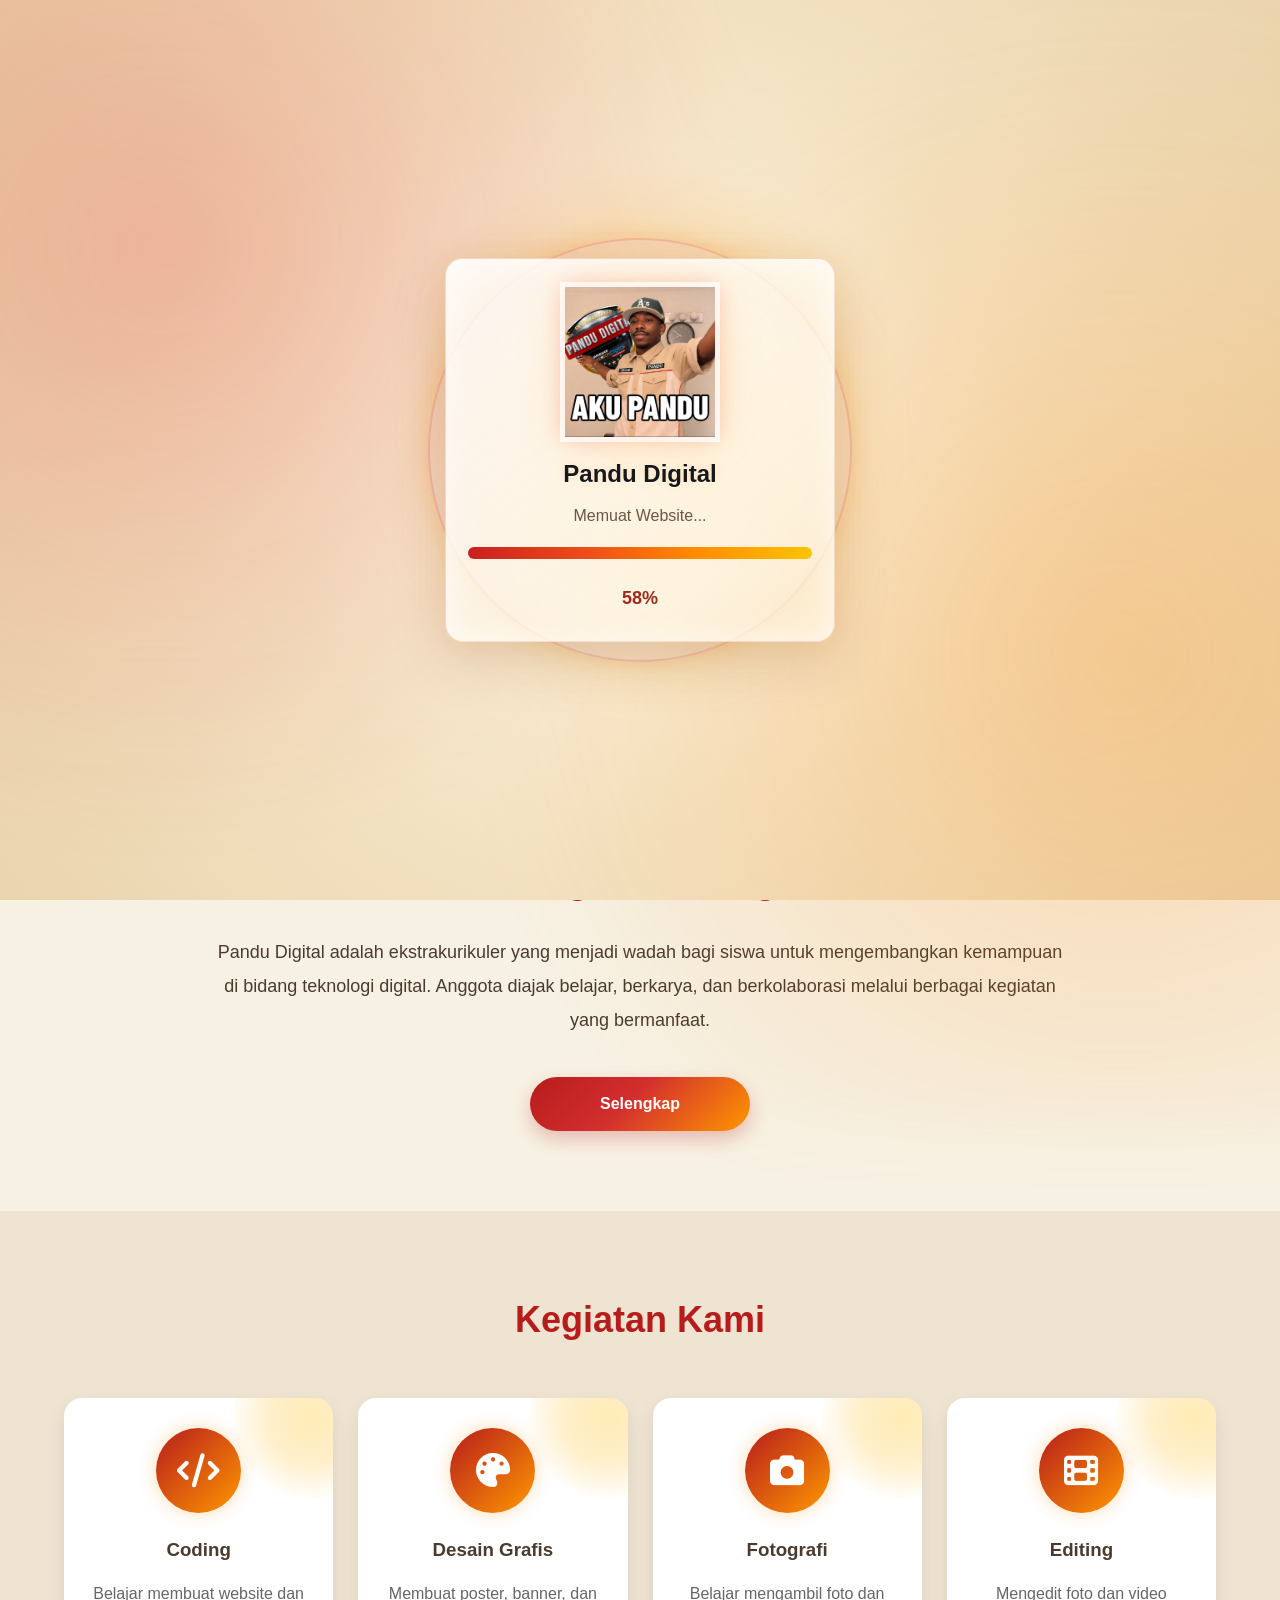
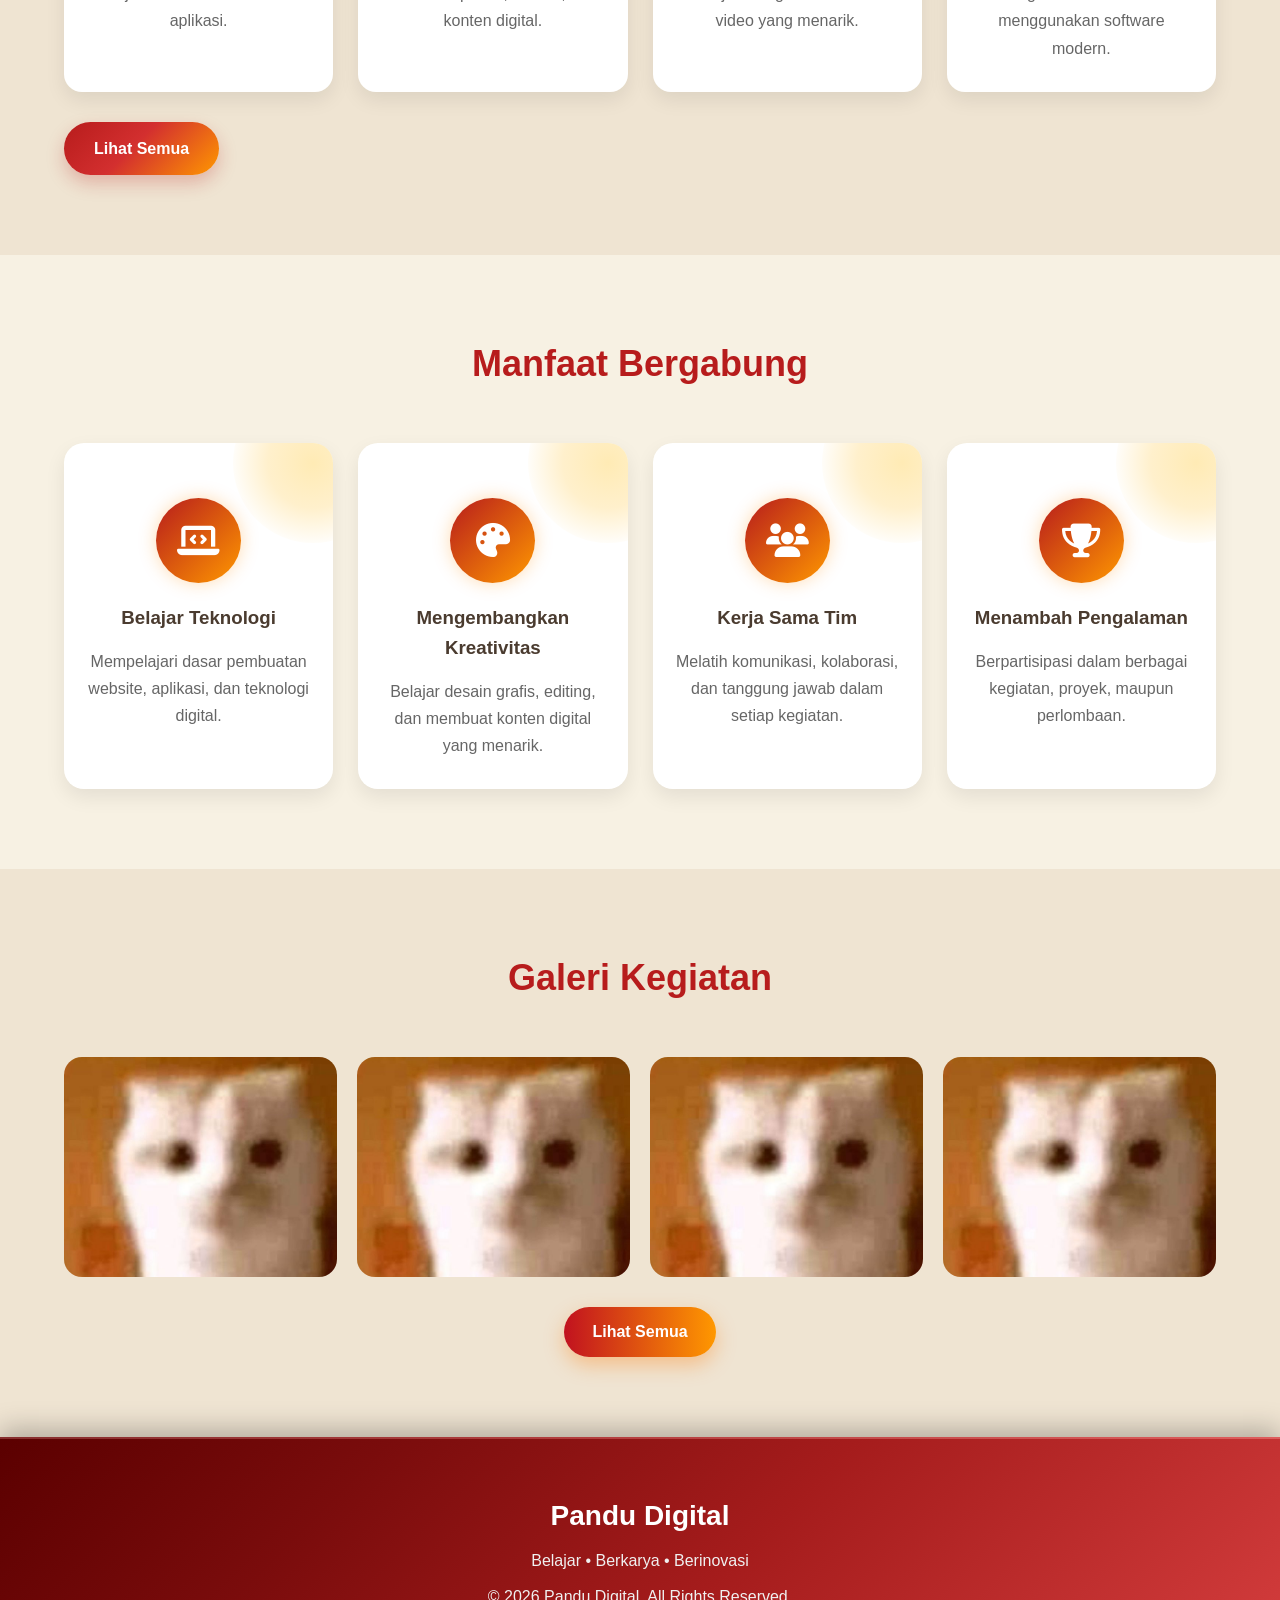
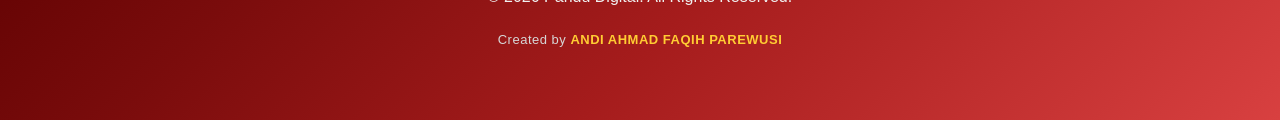
<file: index.html>
<!DOCTYPE html>
<html lang="id">


<head>
    
    <meta charset="UTF-8">
    <meta name="viewport" content="width=device-width, initial-scale=1.0">
    
    <title>Pandu Digital</title>
    
    <link rel="stylesheet" href="css/style.css">
<link rel="stylesheet" href="css/Sakanade.css">
    
    <link rel="stylesheet" href="https://cdnjs.cloudflare.com/ajax/libs/font-awesome/6.7.2/css/all.min.css">
</head>



<body>
    
    <div class="sakanade-aura" id="sakanadeAura"></div>
    
    <header>
        
        <nav class="navbar">
            
            <div class="logo">
                <img src="img/logo.jpg" alt="Logo Pandu Digital" class="logo">
                <h2>Pandu Digital</h2>
            </div>
            
            <ul class="menu" id="menu">
                <li><a href="index.html">Beranda</a></li>
                <li><a href="tentang.html">Tentang</a></li>
                <li><a href="kegiatan.html">Kegiatan</a></li>
                <li><a href="galeri.html">Galeri</a></li>

                 <li><a href="kontak.html">Kontak</a></li>
            </ul>
            
            <button id="darkModeBtn">
                <i class="fa-solid fa-moon"></i>
            </button>
            
            
            </div>
            
        </nav>
        
    </header>
    
    <main>
        
        <section class="hero">
            <div class="container hero-content">
                
                <div class="hero-text">
                    
                    <h4>EKSTRAKURIKULER</h4>
                    
                    <h1>PANDU <span>DIGITAL</span></h1>
                    
                    <p>
                        Wadah bagi siswa untuk mengembangkan
                        keterampilan digital, kreativitas,
                        dan kerja sama tim.
                    </p>
                    
                    <div class="hero-button">
                        <a href="kegiatan.html" class="btn">
                            Jelajahi Kegiatan
                        </a>
                        
                        <a href="#tentang" class="btn-outline">
                            Tentang Kami
                        </a>
                    </div>
                    
                </div>
                
               <div class="hero-image">
    <img src="img/logo.jpg"
         alt="Logo Pandu Digital">
</div>
                
            </div>
        </section>
        
        <section class="tentang" id="tentang">
            
            <div class="container">
                
                <h2>Tentang Pandu Digital</h2>
                
                <p>
                    Pandu Digital adalah ekstrakurikuler yang menjadi wadah bagi siswa
                    untuk mengembangkan kemampuan di bidang teknologi digital.
                    Anggota diajak belajar, berkarya, dan berkolaborasi melalui berbagai
                    kegiatan yang bermanfaat.
                </p>
                
                <a href="tentang.html" class="btn">Selengkap</a>
                
                
                
            </div>
            
        </section>
        
        <!-- Kegiatan -->
        <section class="kegiatan">
            
            <div class="container">
                
                <h2>Kegiatan Kami</h2>
                
                <div class="card-container">
                    
                    <div class="card">
                        <i class="fa-solid fa-code"></i>
                        <h3>Coding</h3>
                        <p>Belajar membuat website dan aplikasi.</p>
                    </div>
                    
                    <div class="card">
                        <i class="fa-solid fa-palette"></i>
                        <h3>Desain Grafis</h3>
                        <p>Membuat poster, banner, dan konten digital.</p>
                    </div>
                    
                    <div class="card">
                        <i class="fa-solid fa-camera"></i>
                        <h3>Fotografi</h3>
                        <p>Belajar mengambil foto dan video yang menarik.</p>
                    </div>
                    
                    <div class="card">
                        <i class="fa-solid fa-film"></i>
                        <h3>Editing</h3>
                        <p>Mengedit foto dan video menggunakan software modern.</p>
                    </div>
                    
                </div>
                
                <a href="kegiatan.html" class="btn">Lihat Semua</a>
                
            </div>
            
        </section>
        
        <!-- ==========================
     MANFAAT BERGABUNG
========================== -->
        <section class="manfaat">
            
            <div class="container">
                
                <h2>Manfaat Bergabung</h2>
                
                <div class="manfaat-container">
                    
                    <div class="manfaat-card">
                        <div class="benefit-icon">
                            <i class="fa-solid fa-laptop-code"></i>
                        </div>
                        
                        <h3>Belajar Teknologi</h3>
                        
                        <p>
                            Mempelajari dasar pembuatan website, aplikasi, dan teknologi digital.
                        </p>
                    </div>
                    
                    <div class="manfaat-card">
                        <div class="benefit-icon">
                            <i class="fa-solid fa-palette"></i>
                        </div>
                        
                        <h3>Mengembangkan Kreativitas</h3>
                        
                        <p>
                            Belajar desain grafis, editing, dan membuat konten digital yang menarik.
                        </p>
                    </div>
                    
                    <div class="manfaat-card">
                        <div class="benefit-icon">
                            <i class="fa-solid fa-users"></i>
                        </div>
                        
                        <h3>Kerja Sama Tim</h3>
                        
                        <p>
                            Melatih komunikasi, kolaborasi, dan tanggung jawab dalam setiap kegiatan.
                        </p>
                    </div>
                    
                    <div class="manfaat-card">
                        <div class="benefit-icon">
                            <i class="fa-solid fa-trophy"></i>
                        </div>
                        
                        <h3>Menambah Pengalaman</h3>
                        
                        <p>
                            Berpartisipasi dalam berbagai kegiatan, proyek, maupun perlombaan.
                        </p>
                    </div>
                    
                </div>
                
            </div>
            
        </section>
        <!-- Galeri -->
<section class="galeri">
    
    <div class="container">
        
        <h2>Galeri Kegiatan</h2>
        
        <div class="galeri-container">
            <img src="img/fake.jpg" alt="Kegiatan 1">
            <img src="img/fake.jpg" alt="Kegiatan 2">
            <img src="img/fake.jpg" alt="Kegiatan 3">
            <img src="img/fake.jpg" alt="Kegiatan 4">
        </div>
        
        <div class="gallery-btn">
            <a href="galeri.html" class="btn-gallery">
                Lihat Semua
            </a>
        </div>
        
    </div>
    
</section>
        
    </main>
    
    <footer>
        
        <div class="footer-container">
            
            <h3>Pandu Digital</h3>
            
            <p>
                Belajar • Berkarya • Berinovasi
            </p>
            
            <p>
                © 2026 Pandu Digital. All Rights Reserved.
            </p>
            
        </div>
        
        <p class="creator">
            Created by
            <span>ANDI AHMAD FAQIH PAREWUSI</span>
        </p>
        
    </footer>
    
<!-- ==========================
     SAKANADE AURA
========================== -->

<div id="sakanadeAura">
    
    <div class="fog"></div>
    
    <div class="waveRing"></div>
    
    <div class="spaceRipple"></div>
    
</div>

<!-- ==========================
     SAKANADE OVERLAY
========================== -->

<div id="sakanadeOverlay">

    <img
        id="shinjiPortrait"
        src="img/shinji.png"
        alt="Shinji Hirako">

</div>

    
    
    <script src="js/script.js"></script>
<script src="js/Sakanade.js"></script>
</body>

<div id="loading-screen">
    <div class="loader-content">
        
        <img src="img/AKUPANDU.jpg" alt="Logo Pandu" class="loader-logo">
        
        <h2>Pandu Digital</h2>
        
        <p id="loading-text">Memuat Website...</p>
        
        <div class="progress-bar">
            <div class="progress"></div>
        </div>
        
        <span id="loading-percent">0%</span>
        
    </div>
</div>



</html>
</file>
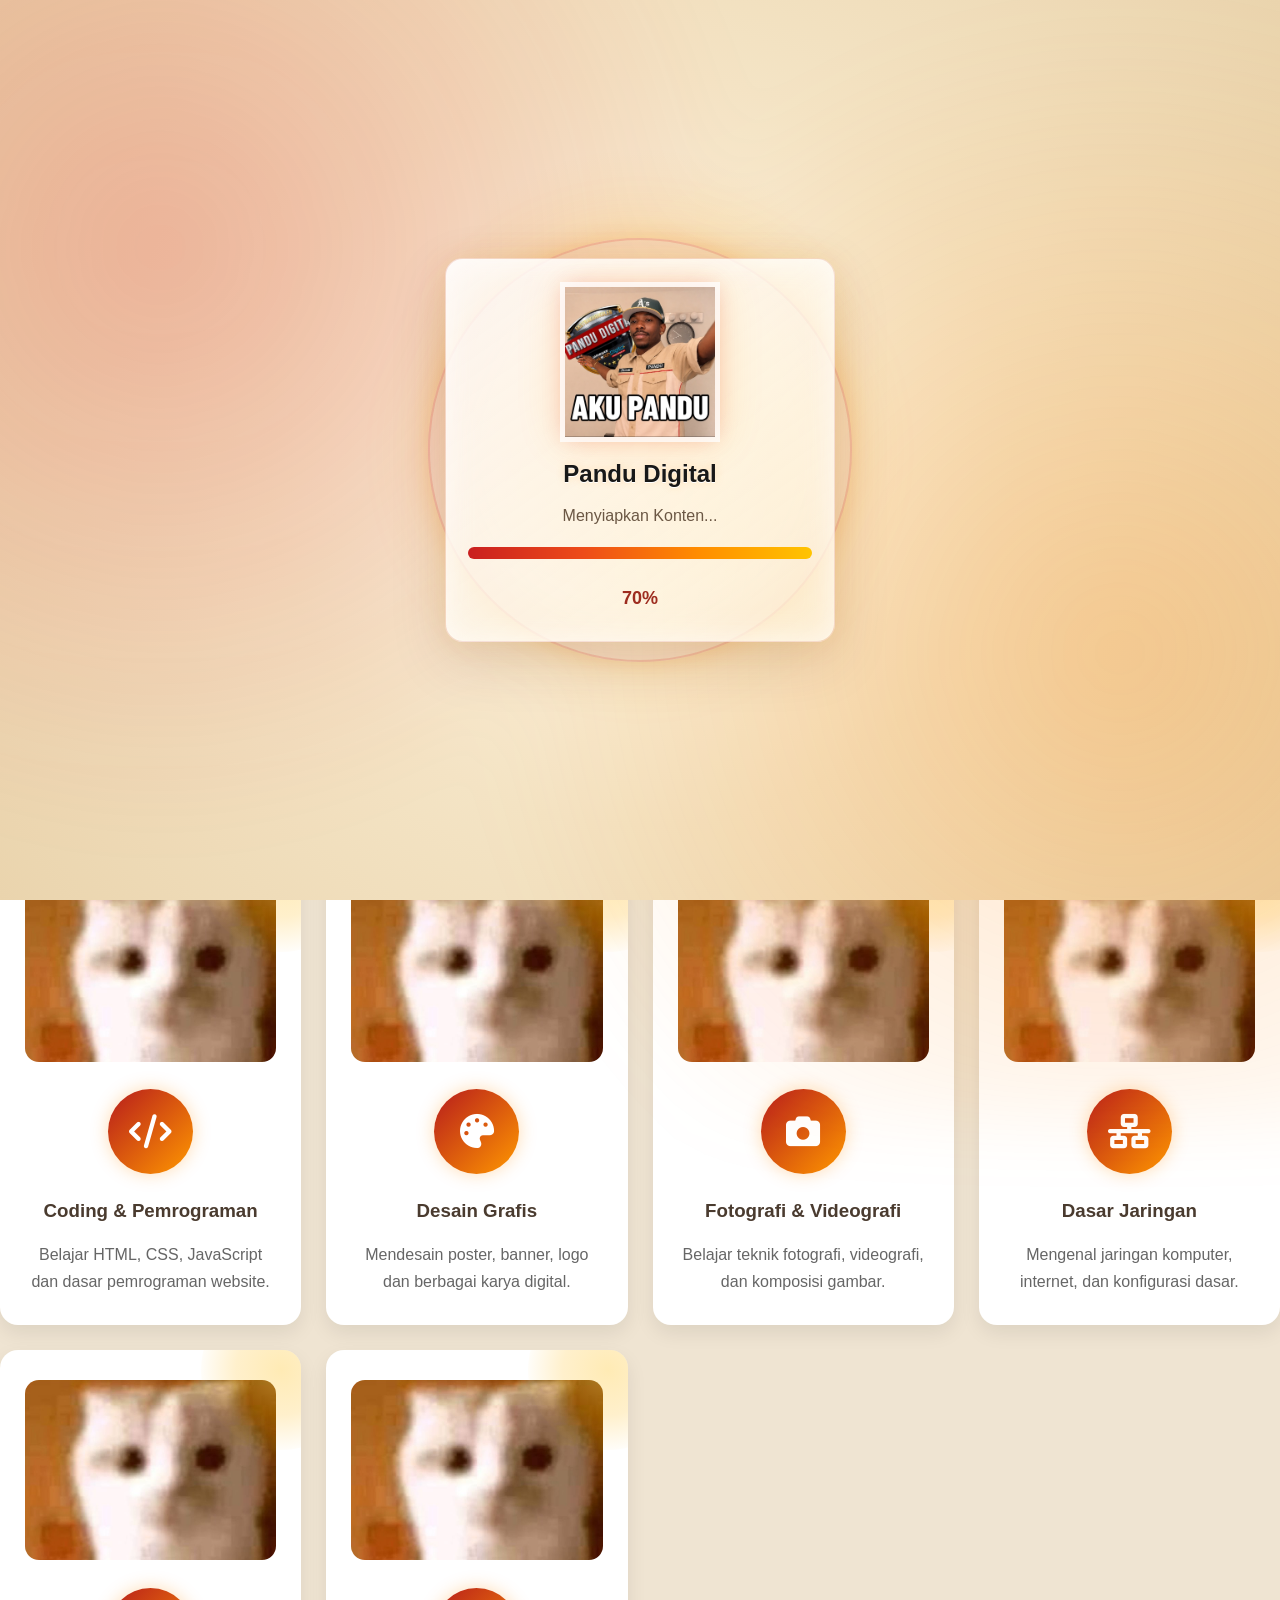
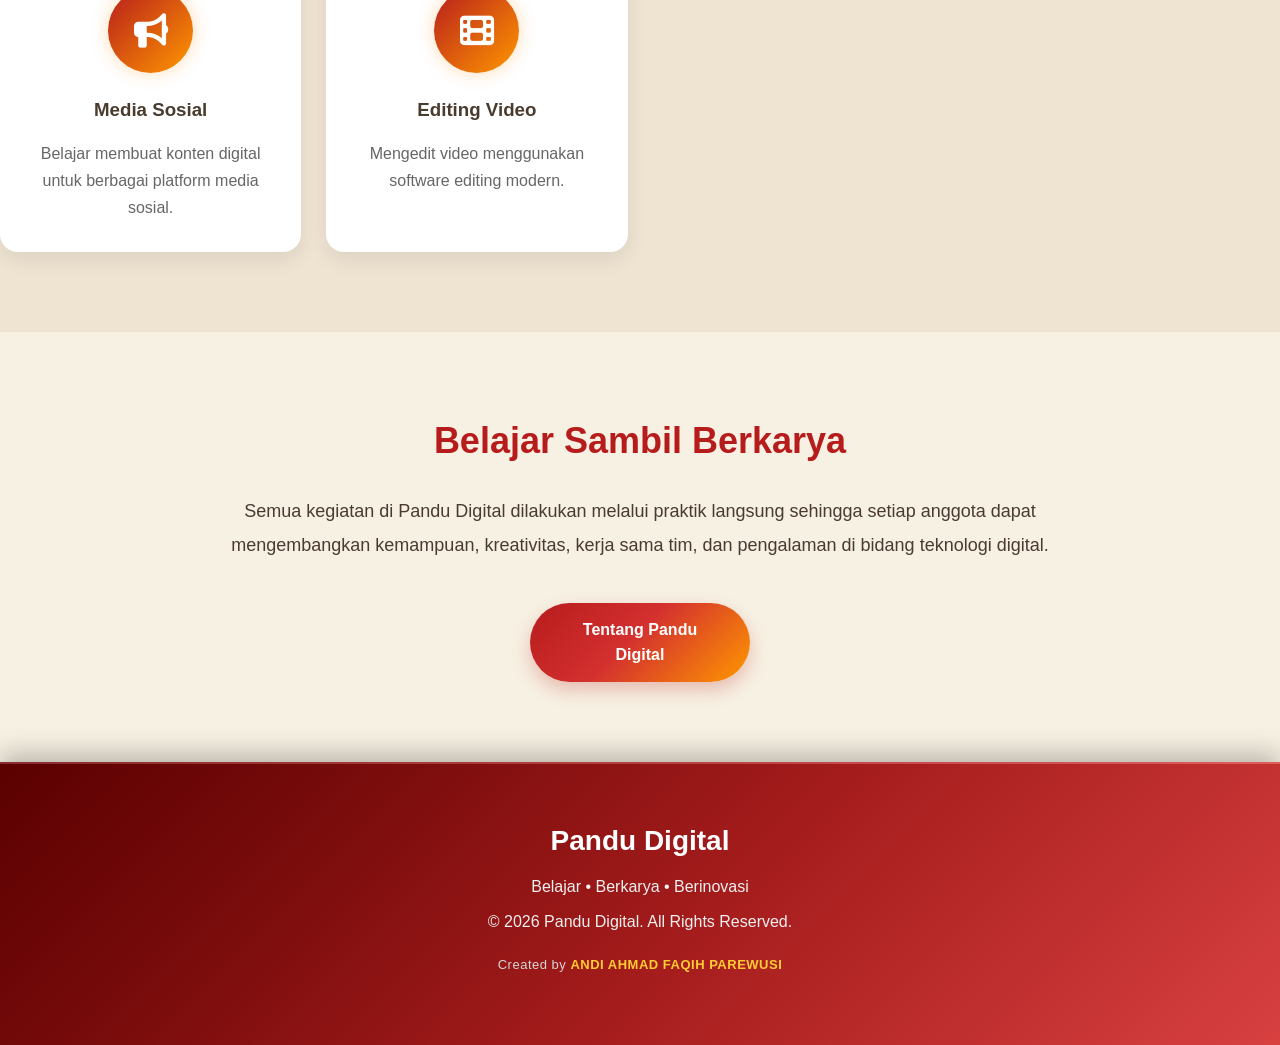
<file: kegiatan.html>
<!DOCTYPE html>
<html lang="id">

<head>

    <meta charset="UTF-8">
    <meta name="viewport" content="width=device-width, initial-scale=1.0">

    <title>Kegiatan | Pandu Digital</title>

   <link rel="stylesheet" href="css/style.css">
<link rel="stylesheet" href="css/Sakanade.css">

    <link rel="stylesheet"
    href="https://cdnjs.cloudflare.com/ajax/libs/font-awesome/6.7.2/css/all.min.css">

</head>

<body>

<header>

<nav class="navbar">

<div class="logo">

<img src="img/logo.jpg" alt="Logo Pandu Digital">

<h2>Pandu Digital</h2>

</div>

<ul class="menu">

<li><a href="index.html">Beranda</a></li>

<li><a href="tentang.html">Tentang</a></li>

<li><a href="kegiatan.html" class="active">Kegiatan</a></li>

<li><a href="galeri.html">Galeri</a></li>

<li><a href="kontak.html">Kontak</a></li>
</ul>

<button id="darkModeBtn">
<i class="fa-solid fa-moon"></i>
</button>

</nav>

</header>

<main>

<!-- ==========================
     HERO KEGIATAN
========================== -->

<section class="hero">

<div class="container hero-content">

<div class="hero-text">

<h4>KEGIATAN KAMI</h4>

<h1>Belajar Dengan <span>Praktik Langsung</span></h1>

<p>

Pandu Digital menghadirkan berbagai kegiatan
yang membantu siswa mengembangkan kemampuan
di bidang teknologi, kreativitas, dan media
digital melalui pembelajaran yang menyenangkan.

</p>

<div class="hero-button">

<a href="#semua-kegiatan" class="btn">

Lihat Kegiatan

</a>

<a href="tentang.html" class="btn-outline">

Tentang Kami

</a>

</div>

</div>

<div class="hero-image">
    
    <div class="particle p1"></div>
<div class="particle p2"></div>
<div class="particle p3"></div>
    
    <img src="img/laptop.png" alt="Hero Kegiatan" class="hero-laptop">
    
</div>

</div>

</section>

<!-- ==========================
     DAFTAR KEGIATAN
========================== -->

<section class="kegiatan" id="semua-kegiatan">

<div class="card-container">
    
    <!-- CARD 1 -->
    <div class="card">
        
        <div class="card-image">
            <img src="img/fake.jpg" alt="Coding">
        </div>
        
        <div class="card-icon">
            <i class="fa-solid fa-code"></i>
        </div>
        
        <div class="card-body">
            <h3>Coding & Pemrograman</h3>
            
            <p>
                Belajar HTML, CSS, JavaScript
                dan dasar pemrograman website.
            </p>
        </div>
        
    </div>
    
    <!-- CARD 2 -->
    <div class="card">
        
        <div class="card-image">
            <img src="img/fake.jpg" alt="Desain Grafis">
        </div>
        
        <div class="card-icon">
            <i class="fa-solid fa-palette"></i>
        </div>
        
        <div class="card-body">
            <h3>Desain Grafis</h3>
            
            <p>
                Mendesain poster, banner,
                logo dan berbagai karya digital.
            </p>
        </div>
        
    </div>
    
    <!-- CARD 3 -->
    <div class="card">
        
        <div class="card-image">
            <img src="img/fake.jpg" alt="Fotografi">
        </div>
        
        <div class="card-icon">
            <i class="fa-solid fa-camera"></i>
        </div>
        
        <div class="card-body">
            <h3>Fotografi & Videografi</h3>
            
            <p>
                Belajar teknik fotografi,
                videografi, dan komposisi gambar.
            </p>
        </div>
        
    </div>
    
    <!-- CARD 4 -->
    <div class="card">
        
        <div class="card-image">
            <img src="img/fake.jpg" alt="Jaringan">
        </div>
        
        <div class="card-icon">
            <i class="fa-solid fa-network-wired"></i>
        </div>
        
        <div class="card-body">
            <h3>Dasar Jaringan</h3>
            
            <p>
                Mengenal jaringan komputer,
                internet, dan konfigurasi dasar.
            </p>
        </div>
        
    </div>
    
    <!-- CARD 5 -->
    <div class="card">
        
        <div class="card-image">
            <img src="img/fake.jpg" alt="Media Sosial">
        </div>
        
        <div class="card-icon">
            <i class="fa-solid fa-bullhorn"></i>
        </div>
        
        <div class="card-body">
            <h3>Media Sosial</h3>
            
            <p>
                Belajar membuat konten digital
                untuk berbagai platform media sosial.
            </p>
        </div>
        
    </div>
    
    <!-- CARD 6 -->
    <div class="card">
        
        <div class="card-image">
            <img src="img/fake.jpg" alt="Editing">
        </div>
        
        <div class="card-icon">
            <i class="fa-solid fa-film"></i>
        </div>
        
        <div class="card-body">
            <h3>Editing Video</h3>
            
            <p>
                Mengedit video menggunakan
                software editing modern.
            </p>
        </div>
        
    </div>
    
</div>

</section>

<!-- PENUTUP -->

<section class="tentang">

<div class="container">

<h2>Belajar Sambil Berkarya</h2>

<p>

Semua kegiatan di Pandu Digital dilakukan
melalui praktik langsung sehingga setiap
anggota dapat mengembangkan kemampuan,
kreativitas, kerja sama tim, dan pengalaman
di bidang teknologi digital.

</p>

<a href="tentang.html" class="btn">
Tentang Pandu Digital
</a>

</div>

</section>

</main>

<footer>

<div class="footer-container">

<h3>Pandu Digital</h3>

<p>
Belajar • Berkarya • Berinovasi
</p>

<p>
© 2026 Pandu Digital. All Rights Reserved.
</p>

</div>

<p class="creator">

Created by

<span>ANDI AHMAD FAQIH PAREWUSI</span>

</p>

</footer>

<div id="loading-screen">

<div class="loader-content">

<img src="img/AKUPANDU.jpg"
alt="Logo Pandu"
class="loader-logo">

<h2>Pandu Digital</h2>

<p id="loading-text">

Memuat Website...

</p>

<div class="progress-bar">

<div class="progress"></div>

</div>

<span id="loading-percent">

0%

</span>

</div>

</div>

<script src="js/script.js"></script>
<script src="js/Sakanade.js"></script>

</body>

</html>
</file>
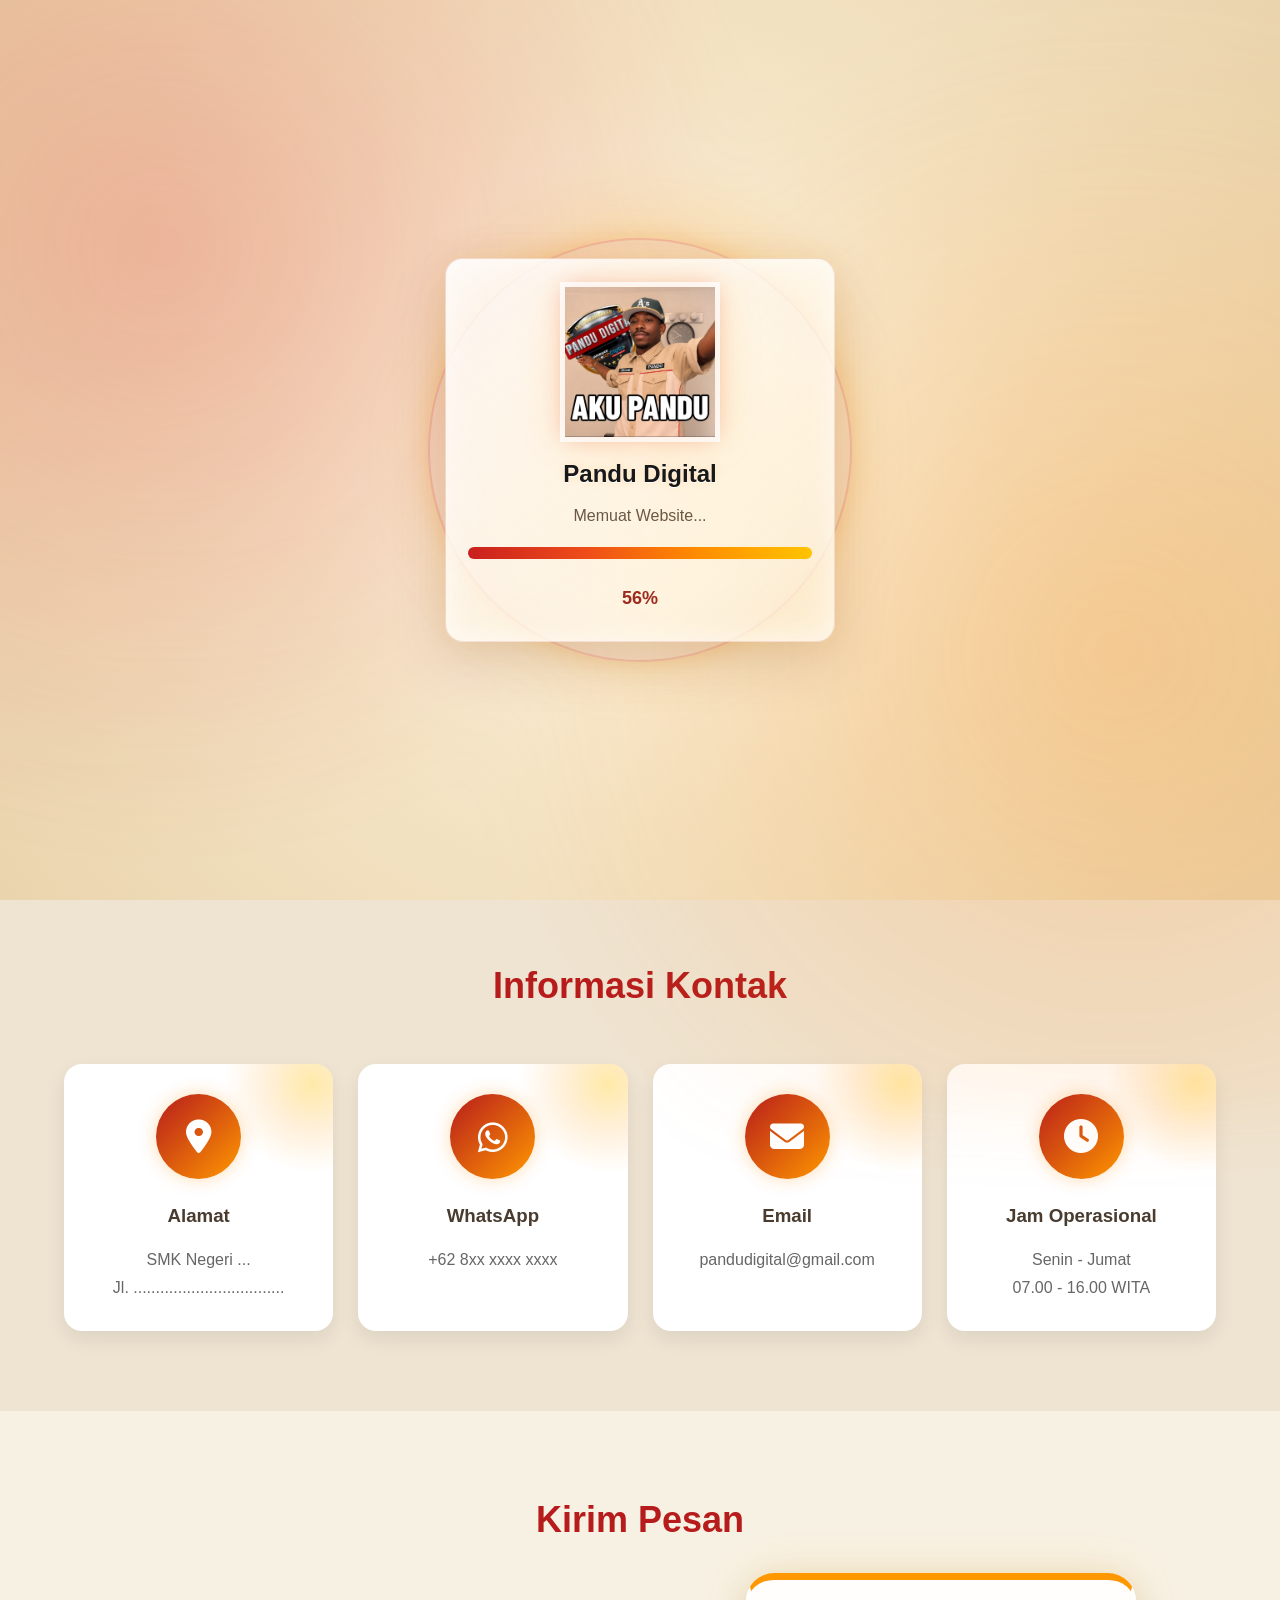
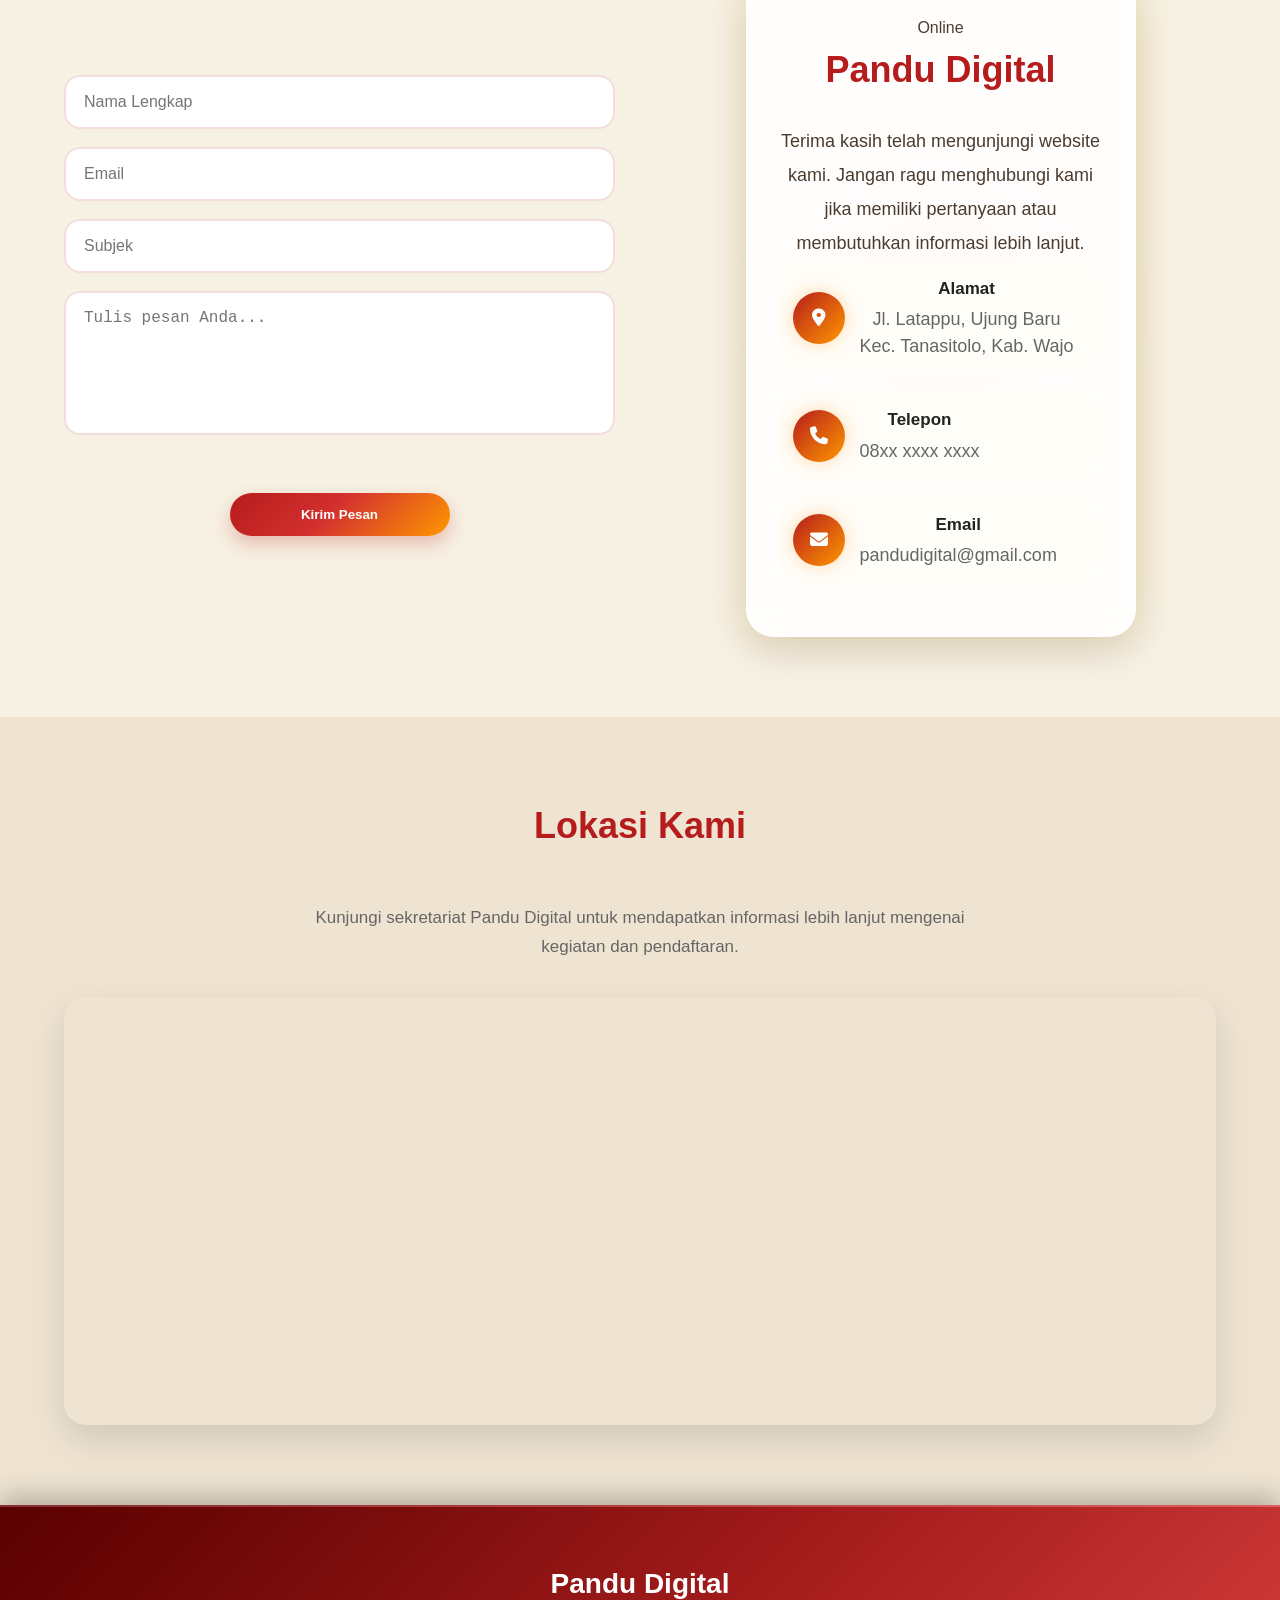
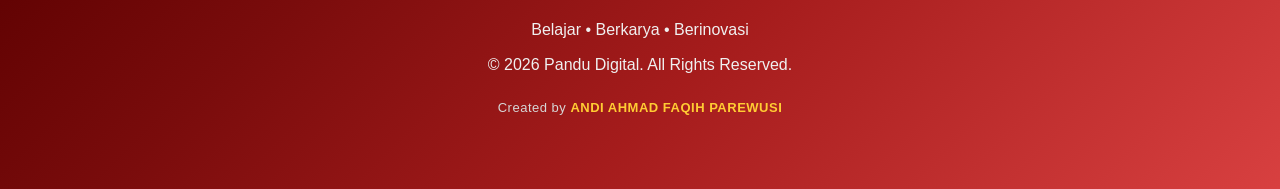
<file: kontak.html>
<!DOCTYPE html>
<html lang="id">

<head>

    <meta charset="UTF-8">

    <meta name="viewport"
          content="width=device-width, initial-scale=1.0">

    <title>Kontak | Pandu Digital</title>

    <link rel="stylesheet" href="css/style.css">
<link rel="stylesheet" href="css/Sakanade.css">

    <link rel="stylesheet"
    href="https://cdnjs.cloudflare.com/ajax/libs/font-awesome/6.7.2/css/all.min.css">

</head>

<body>
  
  <header>
    
    <nav class="navbar">
      
      <div class="logo">
        
        <img src="img/logo.jpg" alt="Logo Pandu Digital">
        
        <h2>Pandu Digital</h2>
        
      </div>
      
      <ul class="menu" id="menu">
        
        <li><a href="index.html">Beranda</a></li>
        
        <li><a href="tentang.html">Tentang</a></li>
        
        <li><a href="kegiatan.html">Kegiatan</a></li>
        
        <li><a href="galeri.html">Galeri</a></li>
        
        <li><a href="kontak.html" class="active">Kontak</a></li>
        
      </ul>
      
      <button id="darkModeBtn">
        <i class="fa-solid fa-moon"></i>
      </button>
      
    </nav>
    
  </header>
  
  <main>
    
    <!-- ==========================
     HERO KONTAK
========================== -->

<section class="hero">

    <div class="container hero-content">

        <div class="hero-text">

            <h4>HUBUNGI KAMI</h4>

            <h1>
                Kami <span>Siap Membantu</span>
            </h1>

            <p>
                Hubungi Pandu Digital apabila Anda memiliki
                pertanyaan, kritik, saran, atau ingin
                mengetahui lebih banyak mengenai
                ekstrakurikuler kami.
            </p>

            <div class="hero-button">

                <a href="#kontak-info" class="btn">
                    Hubungi Sekarang
                </a>

                <a href="tentang.html" class="btn-outline">
                    Tentang Kami
                </a>

            </div>

        </div>

        <div class="hero-image">

            <div class="particle p1"></div>
            <div class="particle p2"></div>
            <div class="particle p3"></div>

            <img src="img/hp.png"
                 alt="Kontak Pandu Digital"
                 class="hero-laptop">

        </div>

    </div>

</section>

<!-- ==========================
     INFORMASI KONTAK
========================== -->

<section class="kegiatan" id="kontak-info">
  
  <div class="container">
    
    <h2>Informasi Kontak</h2>
    
    <div class="card-container">
      
      <!-- Alamat -->
      <div class="card">
        
        <i class="fa-solid fa-location-dot"></i>
        
        <h3>Alamat</h3>
        
        <p>
          SMK Negeri ...<br>
          Jl. ..................................
        </p>
        
      </div>
      
      <!-- WhatsApp -->
      <div class="card">
        
        <i class="fa-brands fa-whatsapp"></i>
        
        <h3>WhatsApp</h3>
        
        <p>
          +62 8xx xxxx xxxx
        </p>
        
      </div>
      
      <!-- Email -->
      <div class="card">
        
        <i class="fa-solid fa-envelope"></i>
        
        <h3>Email</h3>
        
        <p>
          pandudigital@gmail.com
        </p>
        
      </div>
      
      <!-- Jam Operasional -->
      <div class="card">
        
        <i class="fa-solid fa-clock"></i>
        
        <h3>Jam Operasional</h3>
        
        <p>
          Senin - Jumat<br>
          07.00 - 16.00 WITA
        </p>
        
      </div>
      
    </div>
    
  </div>
  
</section>

<!-- ==========================
     FORM KONTAK
========================== -->

<section class="tentang">

    <div class="container">

        <h2>Kirim Pesan</h2>

        <div class="hero-content">

            <!-- Form -->

            <div class="hero-text">

                <form class="contact-form">

                    <input type="text"
                           placeholder="Nama Lengkap"
                           required>

                    <input type="email"
                           placeholder="Email"
                           required>

                    <input type="text"
                           placeholder="Subjek"
                           required>

                    <textarea
                        rows="6"
                        placeholder="Tulis pesan Anda..."
                        required></textarea>

                    <button type="submit" class="btn">
                        Kirim Pesan
                    </button>

                </form>

            </div>

            <!-- Ilustrasi -->

           <div class="hero-image">
    
    <div class="contact-card">
        
        <div class="contact-status">
            <span class="status-dot"></span>
            <span>Online</span>
        </div>
        
        <h2>Pandu Digital</h2>
        
        <p class="contact-desc">
            Terima kasih telah mengunjungi website kami.
            Jangan ragu menghubungi kami jika memiliki
            pertanyaan atau membutuhkan informasi lebih lanjut.
        </p>
        
        <div class="contact-item">
            <i class="fa-solid fa-location-dot"></i>
            <div>
                <h4>Alamat</h4>
                <p>
                    Jl. Latappu, Ujung Baru<br>
                    Kec. Tanasitolo, Kab. Wajo
                </p>
            </div>
        </div>
        
        <div class="contact-item">
            <i class="fa-solid fa-phone"></i>
            <div>
                <h4>Telepon</h4>
                <p>08xx xxxx xxxx</p>
            </div>
        </div>
        
        <div class="contact-item">
            <i class="fa-solid fa-envelope"></i>
            <div>
                <h4>Email</h4>
                <p>pandudigital@gmail.com</p>
            </div>
        </div>
        
    </div>
    
</div>

</section>

<!-- ==========================
     LOKASI KAMI
========================== -->

<section class="galeri">

    <div class="container">

        <h2>Lokasi Kami</h2>

        <p class="gallery-desc">

            Kunjungi sekretariat Pandu Digital
            untuk mendapatkan informasi lebih lanjut
            mengenai kegiatan dan pendaftaran.

        </p>

        <div class="maps-container">

            <iframe
                src="https://www.google.com/maps/embed?pb="
                width="100%"
                height="420"
                style="border:0; border-radius:20px;"
                allowfullscreen=""
                loading="lazy"
                referrerpolicy="no-referrer-when-downgrade">
            </iframe>

        </div>

    </div>

</section>
</main>

<footer>

    <div class="footer-container">

        <h3>Pandu Digital</h3>

        <p>
            Belajar • Berkarya • Berinovasi
        </p>

        <p>
            © 2026 Pandu Digital. All Rights Reserved.
        </p>

    </div>

    <p class="creator">
        Created by
        <span>ANDI AHMAD FAQIH PAREWUSI</span>
    </p>

</footer>

<!-- ==========================
     LOADING SCREEN
========================== -->

<div id="loading-screen">

    <div class="loader-content">

        <img src="img/AKUPANDU.jpg"
             alt="Logo Pandu"
             class="loader-logo">

        <h2>Pandu Digital</h2>

        <p id="loading-text">
            Memuat Website...
        </p>

        <div class="progress-bar">
            <div class="progress"></div>
        </div>

        <span id="loading-percent">
            0%
        </span>

    </div>

</div>

<script src="js/script.js"></script>
<script src="js/Sakanade.js"></script>
</body>
</html>
</file>
<file: css/style.css>
/* ===================================================
   1. RESET CSS
=================================================== */

* {
  margin: 0;
  padding: 0;
  box-sizing: border-box;
}

/* ===================================================
   2. ROOT (VARIABEL WARNA)
=================================================== */

:root {
  
  /* Warna Utama */
  --cream: #F7F1E3;
  --cream-dark: #EFE4D2;
  --brown: #4A3B2F;
  --gold: #FFC107;
  --red: #B71C1C;
  --white: #FFFFFF;
  
  /* Tema Website */
  --bg-color: var(--cream);
  --section-color: var(--cream-dark);
  --card-color: var(--white);
  --text-color: var(--brown);
  
  /* Warna Judul Section */
  --title-color: var(--red);
  
}

/* ===================================================
   3. BODY
=================================================== */

html {
  scroll-behavior: smooth;
}

body {
  margin: 0;
  padding: 0;
  
  position: relative;
  overflow-x: hidden;
  
  background: var(--bg-color);
  color: var(--text-color);
  
  font-family: Arial, Helvetica, sans-serif;
  line-height: 1.6;
  
  transition: .3s;
}

body::before {
  content: "";
  position: fixed;
  inset: 0;
  pointer-events: none;
  z-index: -1;
  
  background:
    /* Garis diagonal kiri atas */
    linear-gradient(135deg,
      transparent 0%,
      transparent 28%,
      rgba(183, 28, 28, .07) 28%,
      rgba(183, 28, 28, .07) 29%,
      transparent 29%),
    
    /* Garis diagonal kanan bawah */
    linear-gradient(-45deg,
      transparent 0%,
      transparent 82%,
      rgba(255, 152, 0, .07) 82%,
      rgba(255, 152, 0, .07) 83%,
      transparent 83%),
    
    /* Bulatan blur merah */
    radial-gradient(circle at 12% 15%,
      rgba(183, 28, 28, .10) 0,
      transparent 220px),
    
    /* Bulatan blur oranye */
    radial-gradient(circle at 88% 82%,
      rgba(255, 152, 0, .10) 0,
      transparent 220px);
      
      
}
body::after {
  content: "";
  
  position: fixed;
  
  width: 180px;
  height: 180px;
  
  right: 40px;
  top: 140px;
  
  border: 2px solid rgba(183, 28, 28, .08);
  
  transform: rotate(18deg);
  
  border-radius: 18px;
  
  pointer-events: none;
  
  z-index: -1;
}


/* ===================================================
   4. CONTAINER
=================================================== */

.container {
  width: 90%;
  max-width: 1200px;
  margin: auto;
}

/* ===================================================
   HEADER & NAVBAR BARU
=================================================== */

header{

    position: sticky;
    top: 0;
    z-index: 1000;

    background: linear-gradient(
        90deg,
        #7d0000,
        #b71c1c,
        #d32f2f,
        #b71c1c,
        #7d0000
    );

    border-bottom: 2px solid #ffb300;

    box-shadow: 0 6px 20px rgba(0,0,0,.35);

}

.navbar{

    max-width: 1200px;

    margin: auto;

    padding: 15px 30px;

    display: flex;

    justify-content: space-between;

    align-items: center;

    background: transparent;

}

.logo{

    display: flex;

    align-items: center;

    gap: 12px;

}

.logo img{

    width: 55px;

    height: 55px;

    border-radius: 50%;

}

.logo h2 {
  color: #ffffff;
  font-weight: 700;
}

.menu{

    display: flex;

    list-style: none;

    gap: 35px;

}

.menu li{

    list-style: none;

}

.menu a{
    color: #ffffff;
    text-decoration: none;
    font-weight: 600;
    transition: .3s;
}


.menu a::after{

    content: "";

    position: absolute;

    left: 0;

    bottom: -6px;

    width: 0;

    height: 2px;

    background: #ffb300;

    transition: .3s;

}

.menu a:hover{

    color: #ffb300;

}

.menu a:hover::after{

    width: 100%;

}

#darkModeBtn{

    width: 45px;

    height: 45px;

    border: none;

    border-radius: 50%;

    background: rgba(255,255,255,.15);

    color: white;

    cursor: pointer;

    transition: .3s;

}

#darkModeBtn:hover{

    background: #ffb300;

    color: #111;

    transform: rotate(180deg);

}
/* ---------- Logo ---------- */

.logo {
  
  display: flex;
  align-items: center;
  gap: 12px;
  
}

.logo img {
  
  width: 120px;
  height: 120px;
  object-fit: contain;
  margin: 20px;
  
}

.logo h2 {
  
  font-size: 28px;
  color: var(--brown);
  
}

/* ---------- Menu ---------- */

.menu {
  
  display: flex;
  list-style: none;
  gap: 35px;
  
}

.menu a {
  
  text-decoration: none;
  color: var(--brown);
  font-weight: bold;
  transition: .3s;
  
}

.menu a:hover {
  
  color: var(--gold);
  
}

/* ---------- Tombol body.dark-mode*/
header{

    background: linear-gradient(
        90deg,
        #1b1b1b,
        #252525,
        #303030,
        #252525,
        #1b1b1b
    );

    border-bottom: 2px solid #ffb300;

}

body.dark-mode .menu a{

    color: #ffffff;

}

body.dark-mode #darkModeBtn{

    background: #333;

    color: white;

} Mode ---------- */

#darkModeBtn {
  
  padding: 10px 16px;
  
  border: none;
  
  border-radius: 10px;
  
  background: var(--gold);
  
  color: white;
  
  cursor: pointer;
  
  transition: .3s;
  
}

#darkModeBtn:hover {
  
  background: var(--red);
  
}

/* ===================================================
   7. HERO
=================================================== */

.hero {.hero-image{
    position: relative;
    display: flex;
    justify-content: center;
    align-items: center;
}

.hero-image::before{
    content: "";

    position: absolute;

    width: 320px;
    height: 320px;

    background: radial-gradient(
        circle,
        rgba(255,170,0,.35),
        rgba(183,28,28,.18),
        transparent 70%
    );

    border-radius: 50%;

    filter: blur(35px);

    animation: glowMove 4s ease-in-out infinite;

    z-index: 0;
}

.hero-laptop{
    position: relative;
    z-index: 2;
}
  padding: 80px 0;
}

.hero-content {
  
  display: flex;
  justify-content: space-between;
  align-items: center;
  gap: 50px;
  flex-wrap: wrap;
  
}

.hero-text {
  
  flex: 1;
  
}

.hero-text h4 {
  
  color: var(--gold);
  letter-spacing: 3px;
  margin-bottom: 10px;
  
}

.hero-text h1 {
  
  font-size: 56px;
  color: var(--text-color);
  margin-bottom: 20px;
  
}

.hero-text span {
  
  color: var(--red);
  
}

.hero-text p {
  
  font-size: 18px;
  line-height: 1.8;
  margin-bottom: 30px;
  color: var(--text-color);
  
}

.hero-button {
  
  display: flex;
  gap: 20px;
  flex-wrap: wrap;
  
}

.hero-image {
  
  flex: 1;
  text-align: center;
  
}

.hero-image img {
  
  width: 100%;
  max-width: 420px;
  
}

.hero-laptop {
  width: 420px;
  animation: floating 4s ease-in-out infinite;
  filter: drop-shadow(0 20px 25px rgba(178, 34, 34, .25));
}

@keyframes floating {
  0% {
    transform: translateY(0px);
  }
  
  50% {
    transform: translateY(-12px);
  }
  
  100% {
    transform: translateY(0px);
  }
}

.hero-laptop:hover{
    filter:
    drop-shadow(0 0 20px rgba(255,170,0,.5))
    drop-shadow(0 0 35px rgba(178,34,34,.4));
}

.card i {
  transition: .35s;
}

.card:hover i {
  transform: scale(1.15) rotate(-8deg);
  
  box-shadow:
    0 0 20px rgba(255, 170, 0, .5);
  
  background: #ff9800;
  color: black;
}

.card:hover {
  transform: translateY(-10px);
  
  box-shadow:
    0 18px 35px rgba(0, 0, 0, .18);
}

.hero-image{
    position: relative;
    display: flex;
    justify-content: center;
    align-items: center;
}

.hero-image::before{
    content: "";

    position: absolute;

    width: 320px;
    height: 320px;

    background: radial-gradient(
        circle,
        rgba(255,170,0,.35),
        rgba(183,28,28,.18),
        transparent 70%
    );

    border-radius: 50%;

    filter: blur(35px);

    animation: glowMove 4s ease-in-out infinite;

    z-index: 0;
}

.hero-laptop{
    position: relative;
    z-index: 2;
}

@keyframes glowMove {
  
  0% {
    transform: scale(1);
    opacity: .7;
  }
  
  50% {
    transform: scale(1.08);
    opacity: 1;
  }
  
  100% {
    transform: scale(1);
    opacity: .7;
  }
  
}


/* ===================================================
   8. BUTTON
=================================================== */

.btn {
  
  display: inline-block;
  
  padding: 14px 30px;
  
  background: var(--red);
  
  color: white;
  
  text-decoration: none;
  
  border-radius: 50px;
  
  font-weight: bold;
  
  transition: .3s;
  
}

.btn:hover {
  
  background: var(--brown);
  
}

.btn-outline {
    display: inline-block;
    padding: 14px 30px;
    
    border: 2px solid #ffffff;
    color: #ffffff;
    
    border-radius: 50px;
    text-decoration: none;
    font-weight: bold;
    
    background: transparent;
    
    transition: .35s;
}

.btn-outline:hover {
    background: #ffffff;
    color: #b71c1c;
}

/* ===================================================
   9. TENTANG
=================================================== */

.tentang {
  
  padding: 80px 0;
  
}

.tentang h2 {
  
  text-align: center;
  
  font-size: 36px;
  
  color: var(--title-color);
  
  margin-bottom: 25px;
  
}

.tentang p {
  
  max-width: 850px;
  
  margin: auto;
  
  text-align: center;
  
  line-height: 1.9;
  
  font-size: 18px;
  
}

.tentang .btn {
  
  display: block;
  
  width: 220px;
  
  margin: 40px auto 0;
  
  text-align: center;
  
}

/* ===================================================
   10. KEGIATAN
=================================================== */

.kegiatan {
  padding: 80px 0;
  background: var(--section-color);
}

.kegiatan h2 {
  text-align: center;
  font-size: 36px;
  color: var(--title-color);
  margin-bottom: 50px;
}

.card-container {
  display: grid;
  grid-template-columns: repeat(auto-fit, minmax(250px, 1fr));
  gap: 25px;
}

.card {
  background: var(--card-color);
  border-radius: 18px;
  padding: 30px 25px;
  text-align: center;
  box-shadow: 0 8px 20px rgba(0, 0, 0, .08);
  transition: .3s;
}

.card:hover {
  transform: translateY(-8px);
}

.card h3 {
  color: var(--text-color);
  margin-bottom: 15px;
}

.card p {
  color: #666;
  line-height: 1.7;
}

.card i {
  
  width: 85px;
  height: 85px;
  
  margin: 0 auto 22px;
  
  display: flex;
  justify-content: center;
  align-items: center;
  
  border-radius: 50%;
  
  background: #b71c1c;
  color: #ffffff;
  
  font-size: 34px;
  
  transition: .35s;
  
}

/* Hover */

.card:hover i {
  
  background: #ff9800;
  
  color: black;
  
  transform: scale(1.1);
  
}



/* ===================================================
   11. MANFAAT"
=================================================== */

.manfaat {
  padding: 80px 0;
}

.manfaat h2 {
  text-align: center;
  font-size: 36px;
  color: var(--title-color);
  margin-bottom: 50px;
}

.manfaat-container {
  display: grid;
  grid-template-columns: repeat(auto-fit, minmax(250px, 1fr));
  gap: 25px;
}

.manfaat-card {
  background: var(--card-color);
  border-radius: 18px;
  padding: 30px 25px;
  text-align: center;
  box-shadow: 0 8px 20px rgba(0, 0, 0, .08);
  transition: .3s;
}

.manfaat-card:hover {
  transform: translateY(-8px);
}

.manfaat-card h3 {
  color: var(--text-color);
  margin-bottom: 15px;
}

.manfaat-card p {
  color: #666;
  line-height: 1.7;
}

/* ===================================================
   12. GALERI
=================================================== */

.galeri {
  padding: 80px 0;
  background: var(--section-color);
}

.galeri h2 {
  text-align: center;
  font-size: 36px;
  color: var(--title-color);
  margin-bottom: 50px;
}

.galeri-container {
  display: grid;
  grid-template-columns: repeat(auto-fit, minmax(250px, 1fr));
  gap: 20px;
}

.galeri-container img {
  width: 100%;
  height: 220px;
  object-fit: cover;
  border-radius: 18px;
  transition: .3s;
  cursor: pointer;
}

.galeri-container img:hover {
  transform: scale(1.05);
}

/* ===================================================
   13. FOOTER
=================================================== */

footer{
    background: linear-gradient(
        135deg,
        #5B0000 0%,
        #7A0C0C 25%,
        #A51C1C 55%,
        #D84040 100%
    );

    color: white;
    padding: 55px 0;
    text-align: center;

    /* Garis atas */
    border-top: 2px solid rgba(255,255,255,0.15);

    /* Bayangan */
    box-shadow: 0 -8px 25px rgba(0,0,0,.25);

    transition: .4s;
}

.footer-container {
  width: 90%;
  max-width: 1200px;
  margin: auto;
}

.footer-container h3 {
  margin-bottom: 10px;
  font-size: 28px;
}

.footer-container p {
  margin: 10px 0;
  color: #f0f0f0;
}

.footer-container a {
  color: var(--gold);
  text-decoration: none;
}

.footer-container a:hover {
  color: white;
}



/* ===================================================
   14. RESPONSIVE
=================================================== */

@media (max-width:768px) {
  
  .navbar {
    flex-direction: column;
    gap: 20px;
  }
  
  .menu {
    flex-direction: column;
    align-items: center;
    gap: 15px;
  }
  
  .hero-content {
    flex-direction: column;
    text-align: center;
  }
  
  .hero-text h1 {
    font-size: 42px;
  }
  
  .hero-button {
    justify-content: center;
  }
  
  .hero-image img {
    max-width: 300px;
  }
  
  .card-container,
  .manfaat-container,
  .galeri-container {
    grid-template-columns: 1fr;
  }
  
}

/* ===================================================
   15. DARK MODE
=================================================== */

body.dark-mode {
  
  --bg-color: #181818;
  --section-color: #242424;
  --card-color: #2F2F2F;
  --text-color: #F5F5F5;
  
  /* Judul berubah kuning */
  --title-color: #FFC107;
  
}

/* Navbar */

body.dark-mode .menu a {
  color: #f5f5f5;
}

body.dark-mode .logo h2 {
  color: #ffffff;
}

/* Card di Beranda saat Dark Mode */

body.dark-mode .card,
body.dark-mode .manfaat-card {
  
  background: #2b2b2b;
  color: #ffffff;
  border: 1px solid #3f3f3f;
  
  box-shadow: 0 10px 20px rgba(0, 0, 0, .35);
  
}

body.dark-mode .manfaat-card h3 {
  color: #fff;
}

body.dark-mode .manfaat-card p {
  color: #cfcfcf;
}


body.dark-mode .card p,
body.dark-mode .manfaat-card p {
  
  color: #d6d6d6;
  
}

/* Tombol */

body.dark-mode .btn {
  
  background: #B22222;
  
}

body.dark-mode .btn:hover {
  
  background: #D84040;
  
}

/* Animasi */

body,
header,
section,
footer,
.card,
.manfaat-card,
button,
.menu a {
  
  transition: .35s;
  
}

/* Judul */

body.dark-mode .card h3,
body.dark-mode .manfaat-card h3 {
  
  color: #ffffff;
  
}

/* Isi */

body.dark-mode .card p,
body.dark-mode .manfaat-card p {
  
  color: #d0d0d0;
  
}

/* ===========================
   DARK MODE LOADING SCREEN
=========================== */

body.dark-mode #loading-screen{
    background: linear-gradient(
        135deg,
        #181818,
        #232323,
        #2f2f2f
    );
}

body.dark-mode .loader-content h2{
    color: #ffffff;
}

body.dark-mode .loader-content p{
    color: #dddddd;
}

body.dark-mode .progress-bar{
    background: #444;
}

body.dark-mode #loading-percent{
    color: #ffb347;
}

/* ===========================
   HAMBURGER DARK MODE
=========================== */

body.dark-mode .menu {
  background: #222;
}

body.dark-mode .hamburger {
  color: white;
}



body.dark-mode header{

    background: linear-gradient(
        90deg,
        #1b1b1b,
        #252525,
        #303030,
        #252525,
        #1b1b1b
    );

    border-bottom: 2px solid #ffb300;

}

body.dark-mode .menu a{

    color: #ffffff;

}

body.dark-mode #darkModeBtn{

    background: #333;

    color: white;

}

body.dark-mode .menu,
body.dark-mode .menu li,
body.dark-mode .menu a {
  background: transparent;
  color: #fff;
}

/* Header normal (Mode Terang) */
header{
    background: linear-gradient(
        90deg,
        #8b0000,
        #c62828,
        #d32f2f,
        #c62828,
        #8b0000
    );
    border-bottom: 2px solid #ffb300;
}

/* Header Dark Mode */
body.dark-mode header{
    background: linear-gradient(
        90deg,
        #1b1b1b,
        #252525,
        #303030,
        #252525,
        #1b1b1b
    );
}



/* ===========================
   LOADING SCREEN
=========================== */

#loading-screen{
    position: fixed;
    top: 0;
    left: 0;
    width: 100%;
    height: 100%;
    background: var(--bg-color);
    display: flex;
    justify-content: center;
    align-items: center;
    z-index: 9999;
    transition: opacity .8s ease, visibility .8s ease;
}

.loader-content{
    text-align: center;
}

.loader-logo{
    width: 100px;
    margin-bottom: 20px;
}

.loader-content h2{
    color: var(--brown);
    margin-bottom: 10px;
}

.loader-content p{
    color: #666;
    margin-bottom: 20px;
}

.spinner{
    width: 50px;
    height: 50px;
    margin: auto;
    border: 5px solid #ddd;
    border-top: 5px solid #c62828;
    border-radius: 50%;
    animation: spin 1s linear infinite;
}

@keyframes spin{
    0%{
        transform: rotate(0deg);
    }
    100%{
        transform: rotate(360deg);
    }
}

#loading-screen.hide{
    opacity: 0;
    visibility: hidden;
}
.progress-bar {
  width: 260px;
  height: 8px;
  background: #ddd;
  border-radius: 20px;
  overflow: hidden;
  margin: 20px auto 0;
}

.progress {
  width: 0%;
  height: 100%;
  background: linear-gradient(90deg, #c62828, #ff9800);
  animation: loading 3s forwards;
}

@keyframes loading {
  
  0% {
    width: 0%;
  }
  
  100% {
    width: 100%;
  }
  
}

.loader-logo {
  width: 100px;
  margin-bottom: 20px;
  animation: logoPop 1s ease;
}

@keyframes logoPop {
  
  0% {
    transform: scale(.5);
    opacity: 0;
  }
  
  100% {
    transform: scale(1);
    opacity: 1;
  }
  
}
#loading-screen{
    background: linear-gradient(
        135deg,
        #F7F1E3,
        #EFE4D2,
        #FFFFFF
    );
}

#loading-percent{
    display:block;
    margin-top:15px;
    font-size:18px;
    font-weight:bold;
    color:#c62828;
}

.loader-logo{
    width:110px;
    animation: logoAnimation 1.5s ease;
}

@keyframes logoAnimation{

    0%{
        opacity:0;
        transform:scale(.4) rotate(-15deg);
    }

    60%{
        transform:scale(1.15) rotate(8deg);
    }

    100%{
        opacity:1;
        transform:scale(1) rotate(0deg);
    }

}

/* ==========================
   ICON KEGIATAN
========================== */

.activity-icon {
  font-size: 60px;
  color: #b71c1c;
  margin-bottom: 20px;
  transition: .3s;
}

.card:hover .activity-icon {
  transform: scale(1.15) rotate(8deg);
  color: #ff9800;
}



/* ==========================
   ICON MANFAAT
========================== */

.benefit-icon {
  width: 85px;
  height: 85px;
  
  margin: 25px auto 20px;
  
  display: flex;
  justify-content: center;
  align-items: center;
  
  border-radius: 50%;
  
  background: #b71c1c;
  color: #fff;
  
  font-size: 34px;
  
  position: relative;
  z-index: 2;
  
  transition: .35s;
}

.benefit-icon::before{
    content:"";

    position:absolute;

    width:120px;
    height:120px;

    border-radius:50%;

    background:radial-gradient(
        circle,
        rgba(255,170,0,.45),
        rgba(183,28,28,.22),
        transparent 70%
    );

    filter:blur(22px);

    z-index:-1;

    opacity:0;

    transition:.35s;
}

/* Card */
.manfaat-card {
  background: #fff;
  border-radius: 20px;
  padding: 30px 20px;
  text-align: center;
  transition: .3s;
}

/* Hover Card */
.manfaat-card:hover {
  transform: translateY(-8px);
  box-shadow: 0 15px 30px rgba(0, 0, 0, .15);
}

.manfaat-card:hover .benefit-icon {
  background: #ff9800;
  color: #111;
  
  transform: scale(1.1);
  
  box-shadow:
    0 0 20px rgba(255, 170, 0, .65),
    0 0 45px rgba(255, 170, 0, .45);
}

.manfaat-card:hover .benefit-icon i {
  color: #111;
}

/* ==========================================
   HALAMAN TENTANG
========================================== */

.about-hero {
  position: relative;
  overflow: hidden;
  
  padding: 120px 10%;
  
  background:
    radial-gradient(circle at top right,
      rgba(255, 193, 7, .18),
      transparent 35%),
    
    linear-gradient(135deg,
      #7f1111 0%,
      #a81515 40%,
      #b71c1c 100%);
  
  color: #fff;
}

#tentang {
  scroll-margin-top: 130px;
}


.about-hero::before{

    content:"";

    position:absolute;

    inset:0;

    background:

    repeating-linear-gradient(
    -45deg,

    transparent 0px,

    transparent 55px,

    rgba(255,255,255,.04) 55px,

    rgba(255,255,255,.04) 70px

    );

    pointer-events:none;

}


.about-hero-content {
  display: flex;
  justify-content: space-between;
  align-items: center;
  gap: 50px;
  flex-wrap: wrap;
}

.about-text {
  flex: 1;
}

.about-text h1 {
  font-size: 48px;
  margin: 15px 0;
}

.about-text p {
  font-size: 18px;
  line-height: 1.8;
}

.section-tag {
  background: #fff;
  color: #b71c1c;
  padding: 8px 18px;
  border-radius: 50px;
  font-weight: bold;
}

.about-image {
  flex: 1;
  text-align: center;
}

.about-image img {
  
  width: 320px;
  
  border-radius: 50%;
  
  box-shadow:
    0 15px 35px rgba(0, 0, 0, .35),
    0 0 40px rgba(255, 193, 7, .25);
  
}

/* ====================== */

.about-section {
  padding: 70px 10%;
}

.about-section h2 {
  text-align: center;
  font-size: 35px;
  margin-bottom: 40px;
  color: #b71c1c;
}

.about-grid,
.tujuan-grid,
.struktur-grid,
.gallery-grid {
  display: grid;
  grid-template-columns: repeat(auto-fit, minmax(250px, 1fr));
  gap: 25px;
}

.gallery-desc {
  text-align: center;
  font-size: 17px;
  color: var(--gold);
  margin-bottom: 30px;
  line-height: 1.7;
}


.about-card {
  
  background: #fff;
  
  border-radius: 20px;
  
  padding: 30px;
  
  text-align: center;
  
  box-shadow: 0 10px 25px rgba(0, 0, 0, .08);
  
  transition: .35s;
  
}

.about-card:hover i {
  background: #ffc107;
  color: #222 !important;
}

.about-card i {
  
  width: 75px;
  
  height: 75px;
  
  background: #b71c1c;
  
  color: #fff;
  
  border-radius: 50%;
  
  display: flex;
  
  justify-content: center;
  
  align-items: center;
  
  font-size: 30px;
  
  margin: 0 auto 20px;
  
}

/* Hover icon halaman Tentang */
.about-card:hover i {
  background: #ff9800;
  color: #fff;
  transform: scale(1.1);
}

/* Hover icon halaman Tentang */
.about-card:hover i {
  background: #ff9800;
  color: #fff;
  transform: scale(1.1);
}

.about-card h3 {
  
  margin-bottom: 15px;
  
}

.about-card ul {
  
  text-align: left;
  
  line-height: 2;
  
}

/* ====================== */

.pembina h2 {
  text-align: center;
  color: #ff9800;
  font-size: 38px;
  font-weight: bold;
  margin-bottom: 40px;
}.pembina-card {
  
  max-width: 350px;
  
  margin: auto;
  
  text-align: center;
  
  background: #fff;
  
  padding: 35px;
  
  border-radius: 20px;
  
  box-shadow: 0 10px 25px rgba(0, 0, 0, .08);
  
}

.pembina-card img {
  
  width: 180px;
  
  height: 180px;
  
  object-fit: cover;
  
  border-radius: 50%;
  
  margin-bottom: 20px;
  
  border: 6px solid #b71c1c;
  
}

.pembina-card span {
  
  color: #ff9800;
  
  font-weight: bold;
  
}

.pembina-container {
  display: flex;
  justify-content: center;
  gap: 20px;
  flex-wrap: wrap;
}

.pembina-card {
  width: 300px;
}

.pembina h2 {
  color: #b71c1c;
  font-size: 36px;
  font-weight: 700;
  text-align: center;
  margin-bottom: 40px;
}

body.dark-mode .pembina h2 {
  color: #ffb300;
}

/* ====================== */

.gallery-grid img {
  
  width: 100%;
  
  height: 230px;
  
  object-fit: cover;
  
  border-radius: 18px;
  
  transition: .3s;
  
}

.gallery-grid img:hover {
  
  transform: scale(1.05);
  
}

/* ====================== */

body.dark-mode .about-card,
body.dark-mode .pembina-card {
  
  background: #1f1f1f;
  
  color: #fff;
  
}

body.dark-mode .about-section h2 {
  
  color: #ff9800;
  
}

body.dark-mode .section-tag {
  
  background: #333;
  
  color: #ff9800;
  
}




/* ====================== */

@media(max-width:768px) {
  
  .about-hero-content {
    
    flex-direction: column-reverse;
    
  }
  
  .about-text h1 {
    
    font-size: 38px;
    
    text-align: center;
    
  }
  
  .about-text p {
    
    text-align: center;
    
  }
  
  .about-image img {
    
    width: 200px;
    
  }
  
}

.about-card {
  transition: .3s;
}

.about-card:hover {
  transform: translateY(-8px);
  box-shadow: 0 15px 30px rgba(0, 0, 0, .15);
}

.about-card:hover i {
  background: #ff9800;
  color: #111;
}

/* Hilangkan efek saat ditekan */
.about-card:active {
  transform: translateY(-8px);
}

.about-card:active i {
  background: #ff9800;
  color: #111;
}

/* Jarak tombol Lihat Semua */

.kegiatan .btn {
  margin-top: 30px;
}

/* ==========================
   PAKSA WARNA MENU TERANG
========================== */

header .menu a {
  color: #ffffff !important;
}

header .logo h2 {
  color: #ffffff !important;
}

header .menu a:hover {
  color: #ffd54f !important;
}

/* ===========================
   MENU ACTIVE
=========================== */

.menu a {
  position: relative;
  color: #fff;
  text-decoration: none;
  transition: .3s;
}

.menu a.active {
  color: #fff;
}

.menu a.active::after {
  content: "";
  position: absolute;
  left: 0;
  bottom: -8px;
  width: 100%;
  height: 3px;
  background: #ffb300;
  border-radius: 10px;
}

.menu a:hover::after {
  content: "";
  position: absolute;
  left: 0;
  bottom: -8px;
  width: 100%;
  height: 3px;
  background: #ffb300;
  border-radius: 10px;
}

/* ==========================
   CREATED BY
========================== */

.creator {
  margin-top: 20px;
  padding-bottom: 15px;
  text-align: center;
  font-size: 13px;
  color: #d6d6d6;
  letter-spacing: 0.5px;
}

.creator span {
  color: #ffcc33;
  font-weight: 600;
}

/*dark mode button vektor*/
#darkModeBtn i {
  font-size: 20px;
  transition: .4s;
}

#darkModeBtn:hover i {
  transform: rotate(180deg);
}

/* ===================================================
   DARK MODE FOOTER
=================================================== */

body.dark-mode footer{

    background:linear-gradient(
        135deg,
        #111111,
        #1a1a1a,
        #222222,
        #2d2d2d
    );

    border-top:2px solid #ffb300;

}

body.dark-mode .footer-container p{

    color:#d8d8d8;

}

body.dark-mode .creator{

    color:#bbbbbb;

}

/*kegiatan nih*/
.card img {
  width: 100%;
  height: 180px;
  object-fit: cover;
  border-radius: 14px;
  margin-bottom: 20px;
}

/*laptop*/

.particle {
  position: absolute;
  width: 10px;
  height: 10px;
  border-radius: 50%;
  background: #ffb300;
  box-shadow: 0 0 15px #ff9800;
  animation: particleFloat 5s ease-in-out infinite;
}

.p1 {
  top: 20%;
  left: 18%;
}

.p2 {
  top: 30%;
  right: 15%;
  animation-delay: 1.5s;
}

.p3 {
  bottom: 20%;
  left: 30%;
  animation-delay: 3s;
}

@keyframes particleFloat {
  0% {
    transform: translateY(0);
    opacity: .3;
  }
  
  50% {
    transform: translateY(-20px);
    opacity: 1;
  }
  
  100% {
    transform: translateY(0);
    opacity: .3;
  }
}

/*glow card*/

/* ==========================
   CARD KEGIATAN
========================== */

.card {
  position: relative;
  overflow: hidden;
  transition: .35s;
}

.card:hover {
  transform: translateY(-8px);
  
  box-shadow:
    0 0 20px rgba(255, 170, 0, .18),
    0 0 45px rgba(255, 170, 0, .12),
    0 15px 30px rgba(0, 0, 0, .18);
}

/* Lingkaran icon */
.card:hover i {
  background: #ff9800;
  color: #111;
  
  transform: scale(1.1);
  
  box-shadow:
    0 0 20px rgba(255, 170, 0, .65),
    0 0 45px rgba(255, 170, 0, .45);
}

/* ======================================
   GLOW UNIVERSAL HALAMAN TENTANG
====================================== */

.card:hover i,
.manfaat-card:hover .benefit-icon,
.about-card:hover i {
  
  background: #ff9800;
  color: #111;
  
  box-shadow:
    0 0 15px rgba(255, 170, 0, .55),
    0 0 35px rgba(255, 170, 0, .45),
    0 0 60px rgba(255, 170, 0, .25);
  
}

/* ===================================
   PREMIUM GLOW CARD
=================================== */

.card:hover,
.manfaat-card:hover,
.about-card:hover,
.pembina-card:hover {
  
  transform: translateY(-10px) scale(1.02);
  
  box-shadow:
  
    0 0 18px rgba(255, 193, 7, .55),
    0 0 38px rgba(255, 152, 0, .45),
    0 0 70px rgba(183, 28, 28, .35),
    0 25px 40px rgba(0, 0, 0, .28);
  
}

/* ==========================================
   PAKSA PREMIUM GLOW INDEX
========================================== */

.kegiatan .card:hover,
.manfaat .manfaat-card:hover {
  
  transform: translateY(-10px) scale(1.02) !important;
  
  box-shadow:
    0 0 20px rgba(255, 193, 7, .65),
    0 0 45px rgba(255, 152, 0, .55),
    0 0 85px rgba(183, 28, 28, .45),
    0 25px 40px rgba(0, 0, 0, .30) !important;
  
  border: 1px solid rgba(255, 193, 7, .35);
  
}

/* ===================================================
   HALAMAN KONTAK
=================================================== */

/* Hero */
.kontak-hero{
    padding:90px 0;
}

/* Form */

.contact-form{
    display:flex;
    flex-direction:column;
    gap:18px;
}

.contact-form input,
.contact-form textarea{

    width:100%;

    padding:16px 18px;

    border:2px solid rgba(183,28,28,.15);

    border-radius:16px;

    background:#fff;

    font-size:16px;

    color:var(--text-color);

    transition:.35s;

    outline:none;

}

.contact-form textarea{
    resize:none;
}

.contact-form input:focus,
.contact-form textarea:focus{

    border-color:#ff9800;

    box-shadow:
        0 0 0 4px rgba(255,152,0,.15);

}

/* Maps */

.maps-container{

    overflow:hidden;

    border-radius:22px;

    box-shadow:
        0 15px 35px rgba(0,0,0,.12);

    transition:.35s;

}

.maps-container:hover{

    transform:translateY(-6px);

    box-shadow:
        0 0 35px rgba(255,170,0,.18),
        0 20px 45px rgba(0,0,0,.20);

}

/* Dark Mode */

body.dark-mode .contact-form input,
body.dark-mode .contact-form textarea{

    background:#2a2a2a;

    color:#fff;

    border-color:#444;

}

body.dark-mode .contact-form input::placeholder,
body.dark-mode .contact-form textarea::placeholder{

    color:#bfbfbf;

}

body.dark-mode .contact-form input:focus,
body.dark-mode .contact-form textarea:focus{

    border-color:#ffb300;

    box-shadow:
        0 0 0 4px rgba(255,179,0,.15);

}

/* =====================================
   ICON KONTAK PREMIUM
===================================== */

#kontak-info .card{

    position: relative;
    overflow: hidden;

}

#kontak-info .card::before{

    content: "";

    position: absolute;

    width: 180px;
    height: 180px;

    top: -70px;
    right: -70px;

    border-radius: 50%;

    background: radial-gradient(
        circle,
        rgba(255,193,7,.35),
        rgba(255,152,0,.15),
        transparent 70%
    );

    transition: .4s;

    z-index: 0;

}

#kontak-info .card>*{

    position: relative;
    z-index: 2;

}

#kontak-info .card:hover::before{

    transform: scale(1.2);

}

#kontak-info .card i{

    transition: .35s;

}

#kontak-info .card:hover i{

    transform: scale(1.15);

    background:#ff9800;

    color:#111;

    box-shadow:
        0 0 18px rgba(255,193,7,.45);

}

/*==============================
CONTACT CARD PREMIUM
==============================*/

.contact-card{

    position:relative;

    width:100%;
    max-width:390px;

    padding:35px 30px;

    border-radius:28px;

    background:rgba(255,255,255,.93);

    backdrop-filter:blur(12px);

    border:2px solid rgba(255,255,255,.7);

    box-shadow:
    0 15px 40px rgba(0,0,0,.12),
    0 0 40px rgba(255,180,0,.18);

    overflow:hidden;

    animation:floating 4s ease-in-out infinite;

}

.contact-card {
    border-top: 7px solid #ff9800;
}

/* animasi naik turun */

@keyframes floating{

    0%{
        transform:translateY(0px);
    }

    50%{
        transform:translateY(-10px);
    }

    100%{
        transform:translateY(0px);
    }

}

.contact-card:hover{

    transform:translateY(-12px) scale(1.02);

    box-shadow:
    0 20px 55px rgba(0,0,0,.18),
    0 0 50px rgba(255,180,0,.35);

}

.contact-item {
  
  display: flex;
  
  align-items: center;
  
  gap: 15px;
  
  padding: 15px;
  
  margin-bottom: 16px;
  
  border-radius: 18px;
  
  background: #fffdf8;
  
  transition: .35s;
  
}

.contact-item:hover {
  
  background: #fff5df;
  
  transform: translateX(8px);
  
}

.contact-item i {
  
  width: 52px;
  height: 52px;
  
  border-radius: 50%;
  
  background: linear-gradient(135deg, #B71C1C, #ff9800);
  
  color: white;
  
  display: flex;
  
  justify-content: center;
  align-items: center;
  
  font-size: 18px;
  
  box-shadow: 0 6px 18px rgba(183, 28, 28, .35);
  
}

.contact-item h4 {
  
  margin: 0;
  
  color: #222;
  
  font-size: 17px;
  
}

.contact-item p {
  
  margin-top: 4px;
  
  color: #666;
  
  line-height: 1.5;
  
}

/* ==========================
   CONTACT CARD DARK MODE
========================== */

.dark-mode .contact-card{

    background:#1f1f1f;

    border:2px solid rgba(255,180,0,.15);

    box-shadow:
    0 15px 40px rgba(0,0,0,.45),
    0 0 25px rgba(255,170,0,.15);

}

.dark-mode .contact-card::before{

    background:linear-gradient(
        90deg,
        #ff4d4d,
        #ff9800,
        #ffd54f
    );

}

.dark-mode .contact-card::after{

    background:rgba(255,140,0,.18);

}

.dark-mode .contact-status{

    color:#bbbbbb;

}

.dark-mode .contact-card h2{

    color:#ffffff;

}

.dark-mode .contact-desc{

    color:#d5d5d5;

}

.dark-mode .contact-item{

    background:#2b2b2b;

    border:1px solid rgba(255,255,255,.05);

}

.dark-mode .contact-item:hover{

    background:#363636;

}

.dark-mode .contact-item h4{

    color:#ffffff;

}

.dark-mode .contact-item p{

    color:#c9c9c9;

}

.dark-mode .contact-item i{

    background:linear-gradient(
        135deg,
        #ff4d4d,
        #ff9800
    );

    box-shadow:0 0 20px rgba(255,120,0,.35);

}

/* ===================================
   GLOBAL RED GRADIENT STYLE
=================================== */

/* Semua tombol merah */

.btn,
button,
input[type="submit"]{

    background:linear-gradient(
        135deg,
        #b71c1c 0%,
        #d32f2f 45%,
        #ff9800 100%
    ) !important;

    border:none;

    color:#fff;

    transition:.35s;

    box-shadow:
    0 8px 18px rgba(183,28,28,.25);

}

/* Hover */

.btn:hover,
button:hover,
input[type="submit"]:hover{

    background:linear-gradient(
        135deg,
        #ff9800,
        #ff5722,
        #b71c1c
    ) !important;

    transform:translateY(-4px);

    box-shadow:
    0 0 20px rgba(255,150,0,.4),
    0 12px 25px rgba(183,28,28,.35);

}

/* Saat ditekan */

.btn:active,
button:active,
input[type="submit"]:active{

    transform:scale(.95);

    background:linear-gradient(
        135deg,
        #ffb300,
        #ff7043,
        #c62828
    ) !important;

}

/* ===================================
   SEMUA BULATAN MERAH
=================================== */

.card i,
.contact-item i,
.benefit-icon,
.hero-icon{

    background:linear-gradient(
        135deg,
        #b71c1c,
        #ff9800
    ) !important;

    color:white;

    box-shadow:
    0 0 18px rgba(255,140,0,.30);

    transition:.35s;

}

/* Hover ikon */

.card:hover i,
.contact-item:hover i,
.manfaat-card:hover .benefit-icon{

    transform:rotate(10deg) scale(1.1);

    box-shadow:
    0 0 25px rgba(255,170,0,.45);

}

/* ===================================
   OUTLINE BUTTON
=================================== */

.btn-outline{

    border:2px solid #d32f2f;

    color:#b71c1c;

    transition:.35s;

}

.btn-outline:hover{

    color:#fff;

    background:linear-gradient(
        135deg,
        #b71c1c,
        #ff9800
    );

    border-color:transparent;

}

/* =====================================
   ABOUT CARD PREMIUM
===================================== */

.about-card{
    background:#fff;
    border-radius:22px;
    padding:30px 25px;
    text-align:center;
    transition:.4s ease;
    position:relative;
    overflow:hidden;
    border:1px solid rgba(255,170,0,.15);

    box-shadow:
    0 10px 25px rgba(0,0,0,.08);
}

/* Cahaya */

.about-card::before{
    content:"";
    position:absolute;
    top:-60px;
    right:-60px;

    width:160px;
    height:160px;

    background:radial-gradient(
        rgba(255,200,70,.45),
        transparent 70%
    );

    border-radius:50%;
}




/* Icon */

.about-card i{

    width:75px;
    height:75px;

    border-radius:50%;

    display:flex;
    align-items:center;
    justify-content:center;

    margin:auto auto 18px;

    font-size:30px;

    color:white;

    background:linear-gradient(
        135deg,
        #b71c1c,
        #d32f2f,
        #ff9800
    );

    box-shadow:
    0 10px 25px rgba(255,120,0,.35);

    transition:.4s;
}

/* Hover icon */

.about-card:hover i{

    transform:rotate(12deg) scale(1.12);

    box-shadow:
    0 0 28px rgba(255,170,0,.55);

}

/* ===================================
   CAHAYA UNIVERSAL SEMUA CARD
=================================== */

.card,
.about-card,
.manfaat-card,
.kegiatan-card,
.contact-card,
.pembina-card{
    position: relative;
    overflow: hidden;
}

.card::before,
.about-card::before,
.manfaat-card::before,
.kegiatan-card::before,
.contact-card::before,
.pembina-card::before{

    content: "";
    position: absolute;

    top: -60px;
    right: -60px;

    width: 160px;
    height: 160px;

    border-radius: 50%;

    background: radial-gradient(
        circle,
        rgba(255,210,90,.45) 0%,
        rgba(255,180,0,.20) 40%,
        transparent 75%
    );

    transition: .4s;
    pointer-events: none;
}

/* Hover */

.card:hover::before,
.about-card:hover::before,
.manfaat-card:hover::before,
.kegiatan-card:hover::before,
.contact-card:hover::before,
.pembina-card:hover::before{

    transform: scale(1.2);
    opacity: 1;
}

.contact-card::before {
    display: none !important;
}

.contact-card::after {
    display: none !important;
}

/* ===================================
   HALAMAN GALERI
=================================== */

.gallery-desc{
    text-align:center;
    max-width:700px;
    margin:15px auto 35px;
    color:#666;
}

.gallery-filter{
    display:flex;
    justify-content:center;
    flex-wrap:wrap;
    gap:15px;
    margin-bottom:40px;
}

.filter-btn{
    padding:12px 25px;
    border:none;
    border-radius:40px;
    cursor:pointer;
    font-weight:bold;
    transition:.3s;
    background:#ececec;
    color:#444;
}

.filter-btn.active,
.filter-btn:hover{
    background:linear-gradient(
        135deg,
        #b71c1c,
        #ff9800
    );
    color:#fff;
}

.gallery-grid{
    display:grid;
    grid-template-columns:repeat(auto-fit,minmax(280px,1fr));
    gap:25px;
}

.gallery-item{
    position:relative;
    overflow:hidden;
    border-radius:22px;
    cursor:pointer;
    box-shadow:0 10px 25px rgba(0,0,0,.12);
    transition:.35s;
}

.gallery-item img{
    width:100%;
    height:240px;
    object-fit:cover;
    display:block;
    transition:.5s;
}

.gallery-item:hover img{
    transform:scale(1.08);
}

.gallery-item:hover{
    transform:translateY(-8px);
}

.gallery-overlay{
    position:absolute;
    inset:0;

    display:flex;
    flex-direction:column;
    justify-content:flex-end;

    padding:25px;

    background:linear-gradient(
        transparent,
        rgba(0,0,0,.85)
    );

    opacity:0;
    transition:.35s;
}

.gallery-item:hover .gallery-overlay{
    opacity:1;
}

.gallery-overlay h3{
    color:#fff;
    font-size:22px;
}

.gallery-overlay p{
    color:#ddd;
}

/* ==========================
   LIGHTBOX
========================== */

.lightbox{
    position:fixed;
    inset:0;
    background:rgba(0,0,0,.92);

    display:none;

    justify-content:center;
    align-items:center;

    z-index:9999;
}

.lightbox img{
    max-width:90%;
    max-height:90%;
    border-radius:15px;
}

.close-lightbox{
    position:absolute;
    top:25px;
    right:35px;
    font-size:45px;
    color:white;
    cursor:pointer;
}

/* ==========================
   DARK MODE GALERI
========================== */

body.dark-mode .gallery-desc{
    color:#d0d0d0;
}

body.dark-mode .filter-btn{
    background:#2b2b2b;
    color:#eee;
}

body.dark-mode .filter-btn.active,
body.dark-mode .filter-btn:hover{
    background:linear-gradient(
        135deg,
        #b71c1c,
        #ff9800
    );
}

/* Paksa tombol outline putih */

.about-hero .btn-outline,
.about-hero .hero-button .btn-outline {
    color: #ffffff !important;
    border: 2px solid #ffffff !important;
    background: transparent !important;
    opacity: 1 !important;
    text-shadow: 0 0 5px rgba(0, 0, 0, .3);
}

.about-hero .btn-outline:hover {
    background: #ffffff !important;
    color: #b71c1c !important;
}

/* ==========================
   PAKSA HERO GALERI BULAT
========================== */

.about-image{

    position: relative;

    display: flex;
    justify-content: center;
    align-items: center;

    width: 420px;
    height: 420px;

    margin: auto;

    flex: 0 0 420px;
}

/* Lingkaran glow */

.about-image::before{

    content: "";

    position: absolute;

    width: 340px !important;
    height: 340px !important;

    aspect-ratio: 1 / 1;

    border-radius: 50% !important;

    background: radial-gradient(
        circle,
        rgba(255,193,7,.35),
        rgba(183,28,28,.20),
        transparent 72%
    );

    left: 50%;
    top: 50%;

    transform: translate(-50%,-50%);

    filter: blur(20px);

    z-index: 0;
}

/* Kamera */

.about-image img{

    width: 260px;

    height: auto;

    position: relative;

    z-index: 2;

    display: block;

    margin: auto;
}

.gallery-btn {
    display: flex;
    justify-content: center;
    margin-top: 30px;
}

.btn-gallery {
    display: inline-block;
    padding: 12px 28px;
    border-radius: 50px;
    text-decoration: none;
    color: #fff;
    font-weight: 600;
    background: linear-gradient(90deg, #c1121f, #ff9800);
    box-shadow: 0 8px 20px rgba(255, 120, 0, .35);
    transition: .3s;
}

.btn-gallery:hover {
    transform: translateY(-3px);
    box-shadow: 0 12px 25px rgba(255, 120, 0, .45);
}

/* Paksa semua lingkaran icon */
.about-card .icon,
.about-card i,
.visi-card .icon,
.misi-card .icon,
.tujuan-card .icon,
.feature-icon,
.circle-icon,
.icon-circle {
    width: 95px !important;
    height: 95px !important;
    border-radius: 50% !important;
    
    background: linear-gradient(135deg, #d61f2c 0%, #ff8a00 100%) !important;
    
    display: flex !important;
    align-items: center !important;
    justify-content: center !important;
    
    box-shadow:
        0 0 25px rgba(255, 120, 0, .45),
        0 0 45px rgba(214, 31, 44, .25) !important;
    
    margin: 0 auto 20px !important;
}

/* Warna icon */
.about-card .icon i,
.about-card i,
.visi-card .icon i,
.misi-card .icon i,
.tujuan-card .icon i,
.feature-icon i,
.circle-icon i,
.icon-circle i {
    color: #fff !important;
    font-size: 38px !important;
}

/* ==========================================
   CREATOR CARD
========================================== */

.creator-card{
    max-width:950px;
    margin:auto;

    background:#fff;

    border-radius:25px;

    padding:45px;

    text-align:center;

    box-shadow:0 15px 35px rgba(0,0,0,.12);

    transition:.35s;
}

.creator-card:hover{
    transform:translateY(-8px);

    box-shadow:
    0 0 25px rgba(255,170,0,.25),
    0 20px 45px rgba(0,0,0,.18);
}

.creator-photo{

    width:220px;
    height:220px;

    object-fit:cover;

    border-radius:50%;

    border:8px solid #b71c1c;

    margin-bottom:25px;

    box-shadow:0 12px 30px rgba(0,0,0,.15);

}

.creator-card h3{

    font-size:30px;

    margin-bottom:8px;

    color:#b71c1c;

}

.creator-card span{

    color:#ff9800;

    font-weight:bold;

    display:block;

    margin-bottom:20px;

}

.creator-card p{

    max-width:760px;

    margin:auto;

    line-height:1.9;

}

.creator-info{

    margin-top:35px;

    display:grid;

    grid-template-columns:repeat(2,1fr);

    gap:18px;

}

.creator-info div{

    background:#fafafa;

    padding:18px;

    border-radius:15px;

    display:flex;

    align-items:center;

    gap:12px;

    text-align:left;

}

.creator-info i{

    width:45px;
    height:45px;

    border-radius:50%;

    background:linear-gradient(135deg,#b71c1c,#ff9800);

    color:#fff;

    display:flex;

    justify-content:center;
    align-items:center;
}

/* Dark Mode */

body.dark-mode .creator-card{

    background:#1f1f1f;

    color:#fff;

}

body.dark-mode .creator-info div{

    background:#2b2b2b;

}

body.dark-mode .creator-card h3{

    color:#ffb300;

}

/* HP */

@media(max-width:768px){

.creator-card{

padding:30px 20px;

}

.creator-photo{

width:170px;
height:170px;

}

.creator-info{

grid-template-columns:1fr;

}

.creator-card h3{

font-size:24px;

}

}

/* ==========================================
   ANIMASI HALAMAN TENTANG
========================================== */

.hidden-card {
    
    opacity: 0;
    
    transform: translateY(40px);
    
    transition: .8s ease;
    
}

.show-card {
    
    opacity: 1;
    
    transform: translateY(0);
    
}

.creator-photo {
    
    transition: .4s;
    
}


/* ===========================
   CREATOR CARD FIX
=========================== */

.creator-info div {
    display: flex;
    align-items: center;
    gap: 18px;
    
    padding: 18px 20px;
    border-radius: 18px;
    
    transition: all .35s ease;
    
    cursor: pointer;
}

/* Efek PC */
.creator-info div:hover {
    transform: scale(1.05) rotate(-2deg);
}

/* Efek HP */
.creator-info div:active {
    transform: scale(1.05) rotate(-2deg);
}

/* Icon jadi hitam saat ditekan */
.creator-info div:active i {
    color: #111 !important;
}

/* Light Mode */
body:not(.dark-mode) .creator-info div {
    background: #fff !important;
}

/* Dark Mode */
body.dark-mode .creator-info div {
    background: #2b2b2b !important;
}

body.dark-mode .creator-info div:active i {
    color: #fff !important;
}

/* ==========================
   CREATOR CARD PREMIUM
========================== */

/* Card naik */
.creator-info div:hover,
.creator-info div:active {
    transform: translateY(-8px) scale(1.02) rotate(-2deg);
    
    box-shadow:
        0 0 20px rgba(255, 193, 7, .55),
        0 0 45px rgba(255, 152, 0, .45),
        0 20px 35px rgba(0, 0, 0, .22);
}

/* Lingkaran tetap merah */
.creator-info div:hover i,
.creator-info div:active i {
    
    background: linear-gradient(135deg, #b71c1c, #ff9800) !important;
    
    color: #111 !important;
    
    transform: scale(1.12);
    
    box-shadow:
        0 0 18px rgba(255, 170, 0, .7),
        0 0 35px rgba(255, 170, 0, .45);
}
</file>
<file: css/Sakanade.css>
/* ======================================================
   SAKANADE MODE
   Pandu Digital
====================================================== */

html,
body{

    overflow-x:hidden;

}


/* ===============================
   Dunia Terbalik
================================ */

/* SAKANADE: PAGE SAJA */
body.sakanade-mode main,
body.sakanade-mode #page-content,
body.sakanade-mode .page-content {
    transform: rotate(180deg);
    transform-origin: center center;
}

/* Header & loading tetap normal */
body.sakanade-mode header,
body.sakanade-mode .navbar,
body.sakanade-mode #loading-screen {
    transform: none !important;
}



/* ===============================
   Aura Cyan
================================ */

#sakanadeAura{

    position:fixed;

    inset:0;

    pointer-events:none;

    z-index:9998;

    opacity:0;

    transition:opacity 1s ease;

    overflow:hidden;

}

/* Lingkaran utama */

#sakanadeAura::before{

    content:"";

    position:absolute;

    inset:-30%;

    background:
    radial-gradient(circle,
        rgba(0,255,255,.35) 0%,
        rgba(0,180,255,.22) 20%,
        rgba(0,90,255,.12) 45%,
        transparent 72%
    );

    animation:
        auraRotate 12s linear infinite;

    filter:blur(30px);

}

@keyframes auraRotate {
    
    from {
        
        transform: rotate(0deg) scale(1);
        
    }
    
    to {
        
        transform: rotate(360deg) scale(1.12);
        
    }
    
}

body.dark-mode #sakanadeAura::before{

    background:
    radial-gradient(circle,

        rgba(120,255,255,.16) 0%,

        rgba(0,170,255,.14) 30%,

        rgba(0,70,170,.12) 55%,

        transparent 80%

    );

}

/* Kabut Cyan */

#sakanadeAura::after{

    content:"";

    position:absolute;

    inset:0;

    background:

    linear-gradient(

        180deg,

        rgba(100,220,255,.05),

        rgba(0,180,255,.10),

        rgba(30,80,180,.08)

    );

}

/* Aktif */

#sakanadeAura.active{

    opacity:1;

}


/* ======================================================
   WAVE RING
====================================================== */

.waveRing{

    position:absolute;

    left:50%;
    top:50%;

    width:120px;
    height:120px;

    transform:translate(-50%,-50%);

    border-radius:50%;

    border:2px solid rgba(120,240,255,.55);

    box-shadow:
        0 0 20px rgba(0,255,255,.6),
        0 0 40px rgba(0,180,255,.4);

    opacity:0;

}

/* ===============================
   Ripple
================================ */

.waveRing.active{

    animation:
        sakanadeRipple 3s ease-out infinite;

}

@keyframes sakanadeRipple{

    0%{

        transform:
        translate(-50%,-50%)
        scale(.2);

        opacity:.9;

    }

    40%{

        opacity:.55;

    }

    100%{

        transform:
        translate(-50%,-50%)
        scale(8);

        opacity:0;

    }

}

/* ======================================================
   SPACE RIPPLE
====================================================== */

.spaceRipple{

    position:absolute;

    left:50%;
    top:50%;

    width:40px;
    height:40px;

    transform:translate(-50%,-50%);

    border-radius:50%;

    opacity:0;

    background:

    radial-gradient(circle,

        rgba(120,255,255,.75),

        rgba(0,220,255,.45),

        rgba(0,160,255,.18),

        transparent 75%

    );

    filter:blur(2px);

}

.spaceRipple.active{

    animation:spaceRipple 3.2s ease-out forwards;

}

@keyframes spaceRipple{

    0%{

        opacity:1;

        transform:
        translate(-50%,-50%)
        scale(.2);

    }

    30%{

        opacity:.85;

    }

    60%{

        opacity:.45;

    }

    100%{

        opacity:0;

        transform:
        translate(-50%,-50%)
        scale(55);

    }

}

/* ======================================================
   SPACE REFRACTION
====================================================== */

@keyframes spaceRefraction{

    0%{

        transform:
        perspective(1200px)
        scale(1);

        filter:
        blur(0px);

    }

    20%{

        transform:
        perspective(1200px)
        scale(1.01)
        skew(.15deg,.15deg);

        filter:
        blur(.2px);

    }

    40%{

        transform:
        perspective(1200px)
        scale(1.02)
        skew(-.2deg,.2deg);

        filter:
        blur(.45px);

    }

    60%{

        transform:
        perspective(1200px)
        scale(1.025)
        skew(.2deg,-.15deg);

        filter:
        blur(.6px);

    }

    80%{

        transform:
        perspective(1200px)
        scale(1.01);

        filter:
        blur(.2px);

    }

    100%{

        transform:
        perspective(1200px)
        scale(1);

        filter:
        blur(0px);

    }

}

.space-refraction{

    animation:
    spaceRefraction 3.5s ease;

}

/* ======================================================
   CYAN FOG
====================================================== */

#sakanadeAura .fog {
    
    position: absolute;
    
    inset: 0;
    
    background:
    
        radial-gradient(circle at 30% 40%,
            rgba(0, 255, 255, .12),
            transparent 45%),
        
        radial-gradient(circle at 70% 60%,
            rgba(80, 180, 255, .10),
            transparent 55%),
        
        radial-gradient(circle at 50% 80%,
            rgba(0, 180, 255, .08),
            transparent 60%);
    
    mix-blend-mode: screen;
    
    filter: blur(35px);
    
    animation: fogMove 8s linear infinite;
    
}

@keyframes fogMove {
    
    0% {
        
        transform: translateX(-2%) translateY(0);
        
    }
    
    50% {
        
        transform: translateX(2%) translateY(-2%);
        
    }
    
    100% {
        
        transform: translateX(-2%) translateY(0);
        
    }
    
}

/* ======================================================
   SHINJI PERFECT DROP
====================================================== */

#shinjiPortrait{

    position:absolute;

    left:50%;
    top:-70%;

    width:min(90vw,430px);

    opacity:0;

    z-index:99999;

    pointer-events:none;

    filter:
        drop-shadow(0 0 25px rgba(0,255,255,.45))
        drop-shadow(0 0 70px rgba(0,180,255,.35));

}

#sakanadeOverlay.active #shinjiPortrait{

    animation:shinjiDrop 4s ease forwards;

}

@keyframes shinjiDrop{

    0%{

        opacity:0;

        top:-70%;

        transform:
            translateX(-50%)
            
            scale(.8);

        filter:
            blur(18px);

    }

    20%{

        opacity:.6;

        top:-35%;

    }

    45%{

        opacity:1;

        top:5%;

        transform:
            translateX(-50%)
            
            scale(1.5);

        filter:
            blur(0);

    }

    65%{

        top:18%;

        transform:
            translateX(-50%)
            
            scale(2);

    }

    80%{

        top:20%;

        transform:
            translateX(-50%)
            
            scale(2.5);

    }

    100%{

        opacity:0;

        top:35%;

        transform:
            translateX(-50%)
            
            scale(3);

    }

}

/* ======================================================
   PANDU DIGITAL LOADING SCREEN
====================================================== */

#loading-screen {
    position: fixed;
    inset: 0;
    z-index: 999999;

    display: flex;
    align-items: center;
    justify-content: center;

    background:
        radial-gradient(
            circle at center,
            rgba(255,255,255,.98),
            rgba(238,244,250,.98)
        );

    opacity: 1;
    visibility: visible;

    transition:
        opacity .8s ease,
        visibility .8s ease;
}


/* ======================================================
   NORMAL PANDU DIGITAL LOADING
   MERAH • ORANYE • KUNING • CREAM • HITAM
====================================================== */

#loading-screen {

    background:
        radial-gradient(
            circle at 50% 42%,
            rgba(255,170,0,.20),
            transparent 28%
        ),

        radial-gradient(
            circle at 50% 50%,
            #fff8e8 0%,
            #f4e4c5 48%,
            #ead4ad 100%
        );

}


/* Cahaya merah-oranye */

#loading-screen::before {

    content:"";

    position:absolute;

    inset:-25%;

    background:

        radial-gradient(
            circle at 25% 35%,
            rgba(220,25,25,.22),
            transparent 35%
        ),

        radial-gradient(
            circle at 75% 65%,
            rgba(255,130,0,.24),
            transparent 38%
        );

    filter:blur(35px);

    animation:
        panduLightGlow 5s ease-in-out infinite alternate;

}


/* Lingkaran cahaya */

#loading-screen::after {

    content:"";

    position:absolute;

    width:420px;
    height:420px;

    max-width:90vw;
    max-height:90vw;

    border-radius:50%;

    border:
        2px solid rgba(220,35,25,.20);

    box-shadow:

        0 0 25px rgba(255,120,0,.18),

        0 0 70px rgba(255,180,0,.14),

        inset 0 0 60px rgba(220,30,20,.08);

    animation:
        panduLightRing 5s ease-out infinite;

}


/* ======================================================
   KOTAK LOADING
====================================================== */

#loading-screen .loader-content {

    z-index:2;

    background:

        linear-gradient(
            145deg,
            rgba(255,255,255,.82),
            rgba(255,244,220,.68)
        );

    border:
        1px solid rgba(190,45,25,.12);

    box-shadow:

        0 18px 55px rgba(100,45,15,.15),

        0 0 30px rgba(255,160,0,.10),

        inset 0 0 30px rgba(255,255,255,.7);

}


/* ======================================================
   LOGO
====================================================== */

#loading-screen .loader-logo {

    box-shadow:

        0 0 0 5px rgba(255,255,255,.75),

        0 0 20px rgba(220,40,25,.25),

        0 0 45px rgba(255,140,0,.20);

}


/* ======================================================
   JUDUL
====================================================== */

#loading-screen h2 {

    color:#181818;

    text-shadow:

        0 1px 0 white,

        0 0 10px rgba(255,150,0,.18);

}


/* Text */

#loading-screen #loading-text {

    color:#6b5744;

}


/* ======================================================
   PROGRESS BAR
====================================================== */

#loading-screen .progress-bar {

    background:

        rgba(70,35,20,.10);

}


#loading-screen .progress {

    background:

        linear-gradient(
            90deg,
            #c91f1f,
            #ed4b19,
            #ff8c00,
            #ffc400
        );

    box-shadow:

        0 0 10px rgba(255,90,0,.45),

        0 0 22px rgba(255,170,0,.28);

}


/* Persentase */

#loading-screen #loading-percent {

    color:#9d2c1f;

}


/* ======================================================
   ANIMASI TEMA PANDU
====================================================== */

@keyframes panduLightGlow {

    from {

        transform:scale(1);

        opacity:.55;

    }

    to {

        transform:scale(1.13);

        opacity:.9;

    }

}


@keyframes panduLightRing {

    0% {

        transform:scale(.65);

        opacity:0;

    }

    25% {

        opacity:.55;

    }

    100% {

        transform:scale(1.3);

        opacity:0;

    }

}


/* ======================================================
   ANIMASI LIGHT
====================================================== */

@keyframes loaderFloat {

    0%,
    100% {
        transform: translateY(0);
    }

    50% {
        transform: translateY(-5px);
    }

}


@keyframes loaderLogo {

    0%,
    100% {
        transform: scale(1);
    }

    50% {
        transform: scale(1.04);
    }

}


/* ======================================================
   SAAT LOADING SELESAI
====================================================== */

#loading-screen.hide {

    opacity: 0;

    visibility: hidden;

    pointer-events: none;

}


/* ======================================================
   DARK MODE NORMAL
   BUKAN SAKANADE
====================================================== */

body.dark-mode #loading-screen {

    background:
        radial-gradient(
            circle at center,
            #172330,
            #0b1118
        );

}


body.dark-mode #loading-screen .loader-content {

    background:
        rgba(25,38,50,.72);

    box-shadow:
        0 15px 60px rgba(0,0,0,.4),
        inset 0 0 30px rgba(100,180,220,.04);

}


body.dark-mode #loading-screen h2 {

    color: #dceeff;

}


body.dark-mode #loading-screen #loading-text,
body.dark-mode #loading-screen #loading-percent {

    color: #91afc3;

}


body.dark-mode #loading-screen .progress-bar {

    background: rgba(255,255,255,.08);

}


/* ======================================================
   SAKANADE LOADING
====================================================== */

body.sakanade-mode #loading-screen {

    background:

        radial-gradient(
            circle at center,
            rgba(0,255,255,.18),
            transparent 35%
        ),

        radial-gradient(
            circle at center,
            #062a3b 0%,
            #03131e 55%,
            #01080d 100%
        );

}


/* Cyan fog */

body.sakanade-mode #loading-screen::before {

    content: "";

    position: absolute;
    inset: -20%;

    pointer-events: none;

    background:

        radial-gradient(
            ellipse at 30% 40%,
            rgba(0,255,255,.18),
            transparent 45%
        ),

        radial-gradient(
            ellipse at 70% 60%,
            rgba(0,140,255,.18),
            transparent 50%
        );

    filter: blur(30px);

    animation:
        sakanadeLoadingFog 5s ease-in-out infinite alternate;

}


/* Cyan ring */

body.sakanade-mode #loading-screen::after {

    content: "";

    position: absolute;

    width: 420px;
    height: 420px;

    max-width: 90vw;
    max-height: 90vw;

    border-radius: 50%;

    border:
        1px solid rgba(80,255,255,.35);

    box-shadow:

        0 0 25px rgba(0,255,255,.25),
        0 0 80px rgba(0,170,255,.18),
        inset 0 0 60px rgba(0,220,255,.08);

    animation:
        sakanadeLoadingRing 4s ease-out infinite;

}


/* Content Sakanade */

body.sakanade-mode #loading-screen .loader-content {

    z-index: 2;

    background:
        rgba(0,20,30,.42);

    border:
        1px solid rgba(80,255,255,.18);

    box-shadow:

        0 0 30px rgba(0,255,255,.10),
        0 0 80px rgba(0,130,255,.10),

        inset 0 0 30px rgba(0,255,255,.05);

    backdrop-filter: blur(14px);

}


/* Logo Sakanade */

body.sakanade-mode #loading-screen .loader-logo {

    box-shadow:

        0 0 0 5px rgba(80,255,255,.12),
        0 0 25px rgba(0,255,255,.45),
        0 0 65px rgba(0,150,255,.25);

}


/* Text Sakanade */

body.sakanade-mode #loading-screen h2 {

    color: #d9ffff;

    text-shadow:
        0 0 10px rgba(0,255,255,.45);

}


body.sakanade-mode #loading-screen #loading-text {

    color: #8deeff;

}


body.sakanade-mode #loading-screen #loading-percent {

    color: #b9ffff;

}


/* Progress Sakanade */

body.sakanade-mode #loading-screen .progress-bar {

    background:
        rgba(0,255,255,.08);

    box-shadow:
        inset 0 0 10px rgba(0,255,255,.08);

}


body.sakanade-mode #loading-screen .progress {

    background:

        linear-gradient(
            90deg,
            #00aaff,
            #00ffff,
            #8fffff
        );

    box-shadow:

        0 0 10px rgba(0,255,255,.7),
        0 0 25px rgba(0,180,255,.45);

}
/* ======================================================
   SAKANADE LIGHT LOADING
   AKTIF SAAT SAKANADE + LIGHT MODE
====================================================== */

body.sakanade-mode:not(.dark-mode) #loading-screen {

    background:
        radial-gradient(
            circle at center,
            rgba(0,255,255,.14),
            transparent 38%
        ),
        radial-gradient(
            circle at center,
            #fffaf2 0%,
            #f7ead8 55%,
            #ead9c5 100%
        ) !important;

}


/* Fog cyan + warm light */

body.sakanade-mode:not(.dark-mode) #loading-screen::before {

    background:

        radial-gradient(
            ellipse at 25% 35%,
            rgba(0,230,255,.16),
            transparent 45%
        ),

        radial-gradient(
            ellipse at 75% 65%,
            rgba(255,145,35,.14),
            transparent 50%
        ) !important;

    filter:blur(30px);

}


/* Ring */

body.sakanade-mode:not(.dark-mode) #loading-screen::after {

    border-color:
        rgba(0,190,220,.30) !important;

    box-shadow:

        0 0 25px rgba(0,220,240,.22),
        0 0 70px rgba(255,145,40,.15),
        inset 0 0 55px rgba(0,220,255,.08) !important;

}


/* Kotak */

body.sakanade-mode:not(.dark-mode)
#loading-screen .loader-content {

    background:
        rgba(255,250,240,.72) !important;

    border:
        1px solid rgba(0,180,200,.20) !important;

    box-shadow:

        0 0 30px rgba(0,220,240,.12),
        0 0 70px rgba(255,145,40,.10),
        inset 0 0 30px rgba(255,255,255,.55) !important;

    backdrop-filter:blur(14px);

    color:#292323 !important;

}


/* Judul */

body.sakanade-mode:not(.dark-mode)
#loading-screen h2 {

    color:#a51f29 !important;

}


/* Teks */

body.sakanade-mode:not(.dark-mode)
#loading-screen #loading-text {

    color:#53666b !important;

}


/* Persentase */

body.sakanade-mode:not(.dark-mode)
#loading-screen #loading-percent {

    color:#a51f29 !important;

}


/* Progress */

body.sakanade-mode:not(.dark-mode)
#loading-screen .progress {

    background:
        linear-gradient(
            90deg,
            #d9232e,
            #ff6b1a,
            #ffad1f,
            #00d9ee
        ) !important;

    box-shadow:
        0 0 10px rgba(255,90,30,.45),
        0 0 25px rgba(0,210,230,.30);

}

/* ======================================================
   ANIMASI SAKANADE
   TIDAK ADA GETAR
====================================================== */

@keyframes sakanadeLoadingFog {

    from {
        transform: scale(1);
        opacity: .65;
    }

    to {
        transform: scale(1.12);
        opacity: 1;
    }

}


@keyframes sakanadeLoadingRing {

    0% {

        transform: scale(.55);

        opacity: 0;

    }

    25% {

        opacity: .55;

    }

    100% {

        transform: scale(1.35);

        opacity: 0;

    }

}

/* ==========================================
   PAKSA LOADING SCREEN SELALU RAPI DI TENGAH
========================================== */




/* Kotak loading */
#loading-screen .loader-content {
    position: relative !important;
    
    width: min(390px, 88vw) !important;
    max-width: 390px !important;
    
    min-height: 0 !important;
    
    margin: 0 !important;
    padding: 28px 22px !important;
    
    box-sizing: border-box !important;
    
    display: flex !important;
    flex-direction: column !important;
    align-items: center !important;
    justify-content: center !important;
    
    text-align: center !important;
    
    transform: none !important;
}

/* Foto */
#loading-screen .loader-logo {
    display: block !important;
    
    width: min(150px, 42vw) !important;
    height: auto !important;
    
    margin: 0 auto 18px !important;
    
    object-fit: contain !important;
}

/* Judul */
#loading-screen h2 {
    margin: 0 0 10px !important;
    
    text-align: center !important;
}

/* Teks */
#loading-screen #loading-text {
    margin: 0 0 18px !important;
    
    text-align: center !important;
}

/* Progress bar */
#loading-screen .progress-bar {
    width: 100% !important;
    height: 12px !important;
    
    margin: 0 auto 10px !important;
    
    overflow: hidden !important;
}

/* Persentase */
#loading-screen #loading-percent {
    display: block !important;
    
    width: 100% !important;
    
    text-align: center !important;
}

/* HP */
@media (max-width: 600px) {
    
    #loading-screen {
        padding: 16px !important;
    }
    
    #loading-screen .loader-content {
        width: 88vw !important;
        max-width: 360px !important;
        
        padding: 24px 18px !important;
    }
    
    #loading-screen .loader-logo {
        width: 125px !important;
        margin-bottom: 14px !important;
    }
    
}

/* HP kecil */
@media (max-width: 380px) {
    
    #loading-screen .loader-content {
        width: 90vw !important;
        padding: 20px 15px !important;
    }
    
    #loading-screen .loader-logo {
        width: 105px !important;
    }
    
}

#loading-screen .loader-content {
    border-radius: 18px !important;
}
</file>
